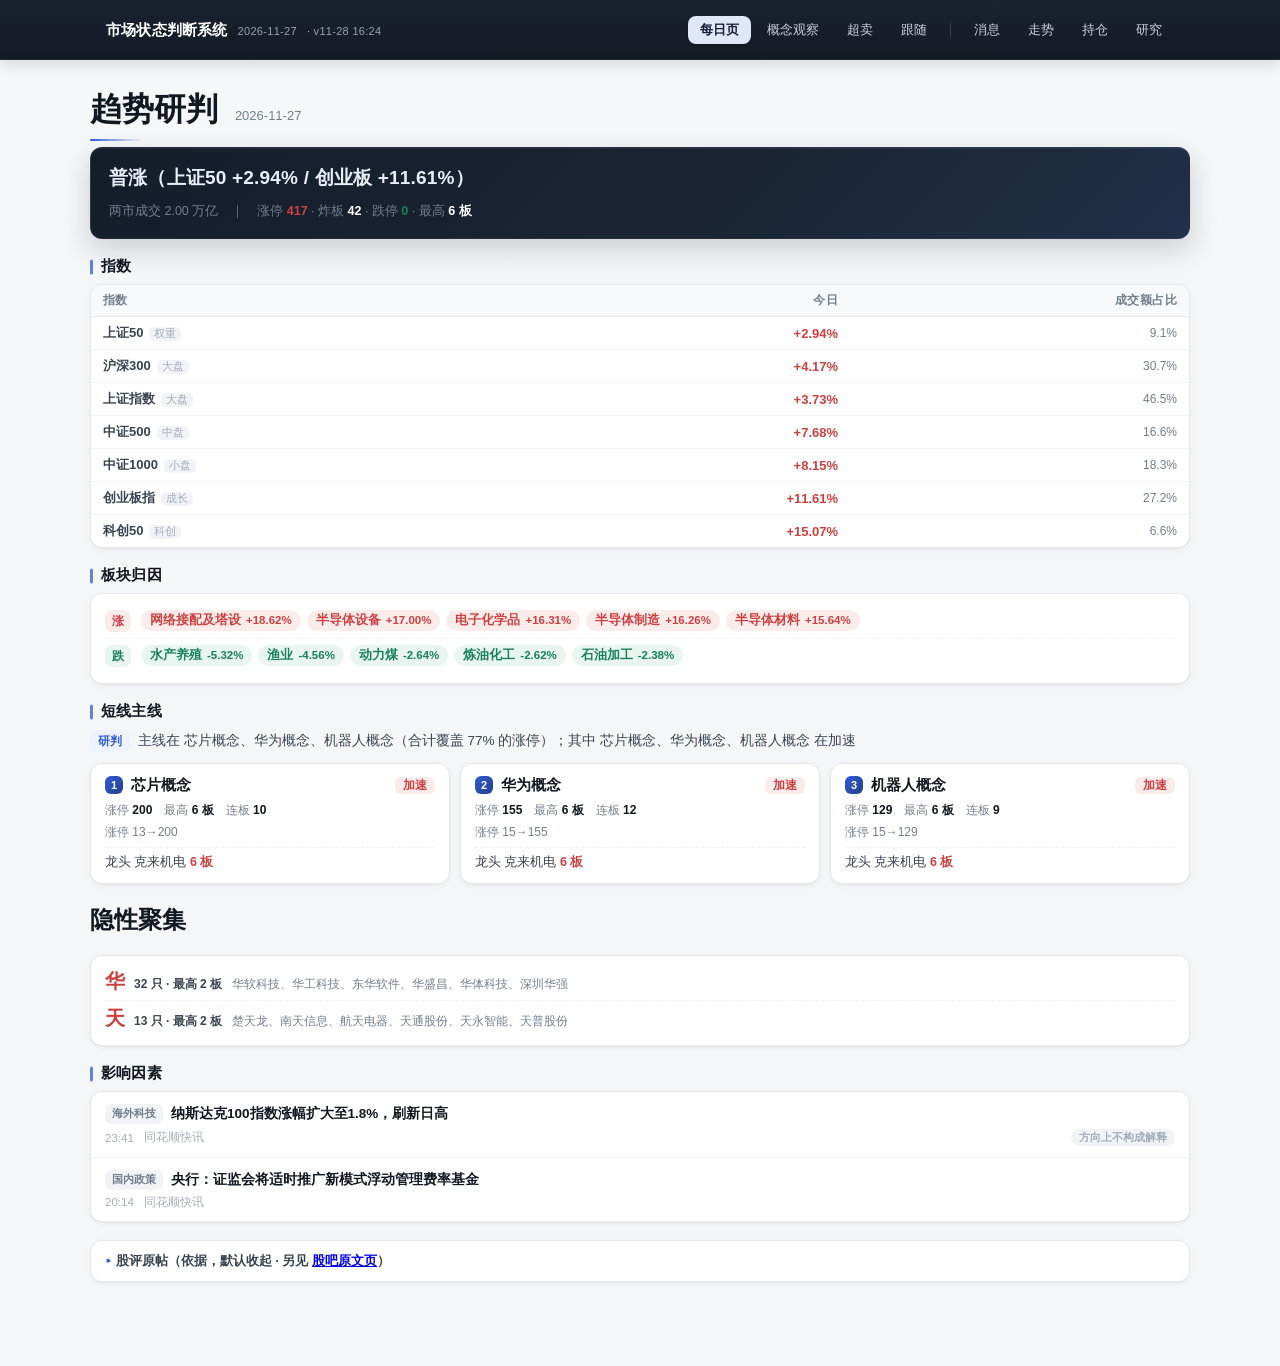
<file: index.html>
<!DOCTYPE html>
<html lang="zh-CN">
<head>
<meta charset="UTF-8">
<meta name="viewport" content="width=device-width, initial-scale=1.0">
<title>市场状态判断系统 · 每日页</title>
<link rel="stylesheet" href="assets/ui.css?v=85030b24">
<link rel="stylesheet" href="assets/mobile.css?v=3631dd02">
<link rel="stylesheet" href="assets/topbar.css?v=7ba4346d">
<link rel="stylesheet" href="assets/trend.css?v=de389128">
<link rel="stylesheet" href="assets/theme.css?v=c136dbfc">
</head>
<body class="trend">

<header class="sitebar">
  <div class="hdr">
    <h1>市场状态判断系统<span id="hdrDate" class="hdr-date"></span><span id="hdrVer" class="hdr-ver"></span></h1>
    <nav>
      <a href="index.html" class="on">每日页</a>
      <a href="sector.html">概念观察</a>
      <a href="boxos.html">超卖</a>
      <a href="boxfol.html">跟随</a>
      <span class="nsep" aria-hidden="true"></span>
      <a href="news.html">消息</a>
      <a href="trend.html">走势</a>
      <a href="position.html">持仓</a>
      <a href="review.html">研究</a>
    </nav>
  </div>
</header>

<div class="wrap">
  <h1>趋势研判 <span class="tdate" id="tDate"></span></h1>

  <!-- ① 今日定性：一句话说清什么涨、什么跌 -->
  <div class="verdict" id="tVerdict">—</div>

  <!-- ② 指数：只今日 -->
  <h2>指数</h2>
  <div class="twrap">
    <table class="tt" id="tIdx">
      <thead><tr><th class="l">指数</th><th>今日</th><th>成交额占比</th></tr></thead>
      <tbody id="tIdxRows"></tbody>
    </table>
  </div>

  <!-- ③ 板块归因：涨的是哪类、跌的是哪类（解释上面那条分化） -->
  <h2>板块归因</h2>
  <div class="attr">
    <div class="arow"><span class="ak up">涨</span><div class="ab" id="tUpB"></div></div>
    <div class="arow"><span class="ak down">跌</span><div class="ab" id="tDnB"></div></div>
  </div>

  <!-- ④ 短线主线：经过研判，最多 3 个 -->
  <h2>短线主线</h2>
  <div class="judge" id="tJudge"></div>
  <div class="mains" id="tMains"></div>

  <!-- ⑤ 隐性聚集：同花顺统计不到的名字炒作，够格才出 -->
  <div id="tHidden"></div>

  <!-- ⑥ 影响因素：宏观级、当天、最多 2 条 -->
  <h2>影响因素</h2>
  <div class="evwrap" id="tEvent"></div>

  <details class="gubabox">
    <summary>股评原帖（依据，默认收起 · 另见 <a href="guba.html">股吧原文页</a>）</summary>
    <div id="tGuba"></div>
  </details>

  <div class="foot">趋势 v2 · 指数与板块＝index_daily / board_tdx_daily；短线＝stock_zt 聚合研判｜ 描述性判断，不预测</div>
</div>

<script src="data/trend.js?v=099ed981"></script>
<script src="assets/comp-trend.js?v=96699594"></script>
<script src="data/version.js?v=e4b6983e"></script>
<script src="assets/navbar.js?v=3c4b60ed"></script>
</body>
</html>
</file>
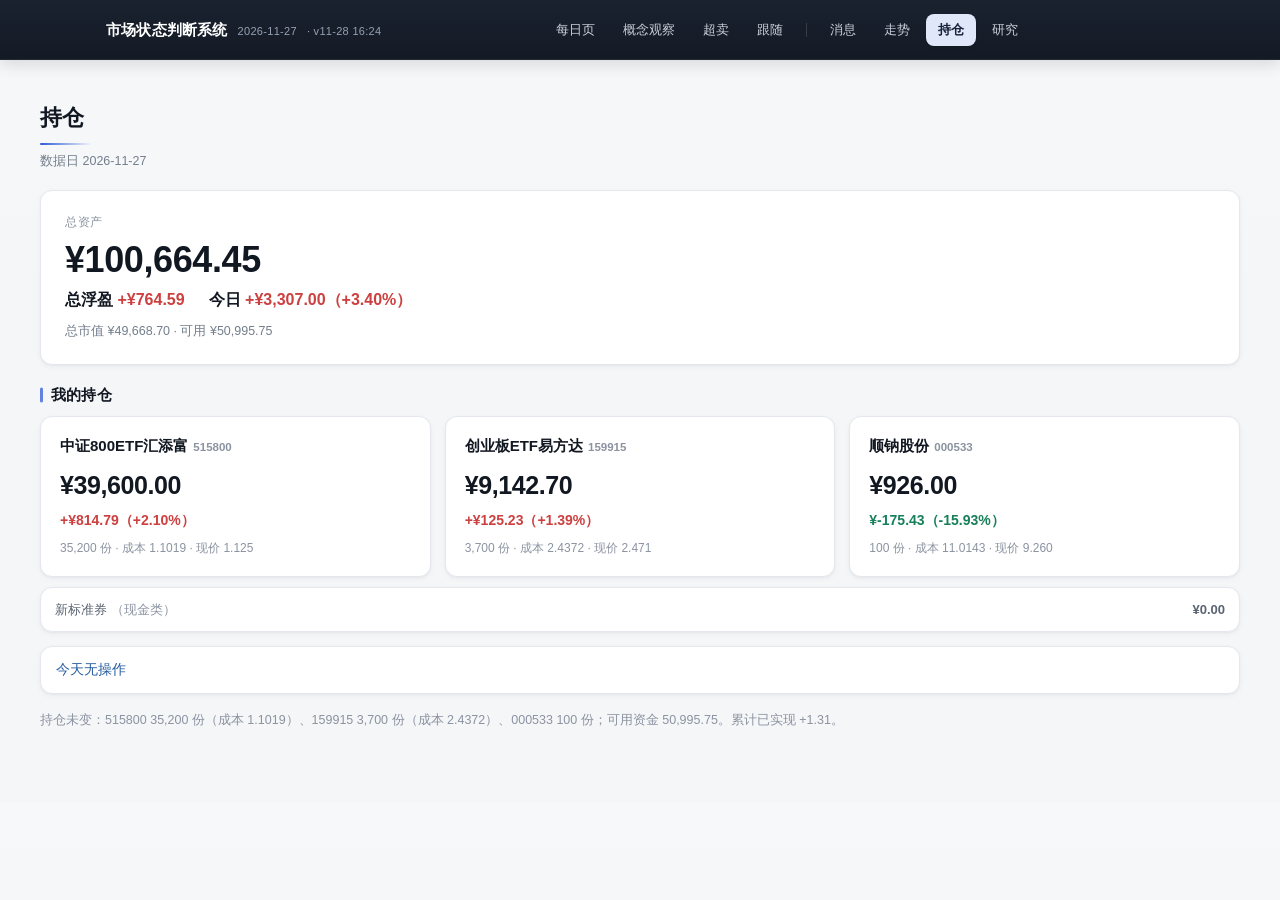
<file: position.html>
﻿<!doctype html>
<html lang="zh-CN">
<head>
<meta charset="utf-8">
<meta name="viewport" content="width=device-width,initial-scale=1">
<title>持仓</title>
<link rel="stylesheet" href="assets/position.css?v=c97d92d8">
<link rel="stylesheet" href="assets/mobile.css?v=3631dd02">
<link rel="stylesheet" href="assets/topbar.css?v=7ba4346d">
<link rel="stylesheet" href="assets/theme.css?v=c136dbfc">
</head>
<body>
<header class="sitebar">
  <div class="hdr">
    <h1>市场状态判断系统<span id="hdrDate" class="hdr-date"></span><span id="hdrVer" class="hdr-ver"></span></h1>
    <nav>
      <a href="index.html">每日页</a>
      <a href="sector.html">概念观察</a>
      <a href="boxos.html">超卖</a>
      <a href="boxfol.html">跟随</a>
      <span class="nsep" aria-hidden="true"></span>
      <a href="news.html">消息</a>
      <a href="trend.html">走势</a>
      <a href="position.html" class="on">持仓</a>
      <a href="review.html">研究</a>
    </nav>
  </div>
</header>
<div class="wrap">
  <h1>持仓</h1>
  <div class="sub" id="meta">—</div>

  <section class="hero">
    <div class="label">总资产</div>
    <div class="big" id="assets">—</div>
    <div class="row2"><span id="pnl">—</span><span id="today">—</span></div>
    <div class="hint" id="hint">—</div>
  </section>

  <h2>我的持仓</h2>
  <div class="holdings" id="holdings"></div>
  <div class="bond" id="bond"></div>

  <div class="action" id="action"></div>

  <p class="note" id="note"></p>
</div>
<script src="data/position.js?v=865ceb07"></script>
<script src="assets/comppos.js?v=665d5310"></script>
<script src="data/version.js?v=e4b6983e"></script>
<script src="assets/navbar.js?v=3c4b60ed"></script>
</body>
</html>
</file>
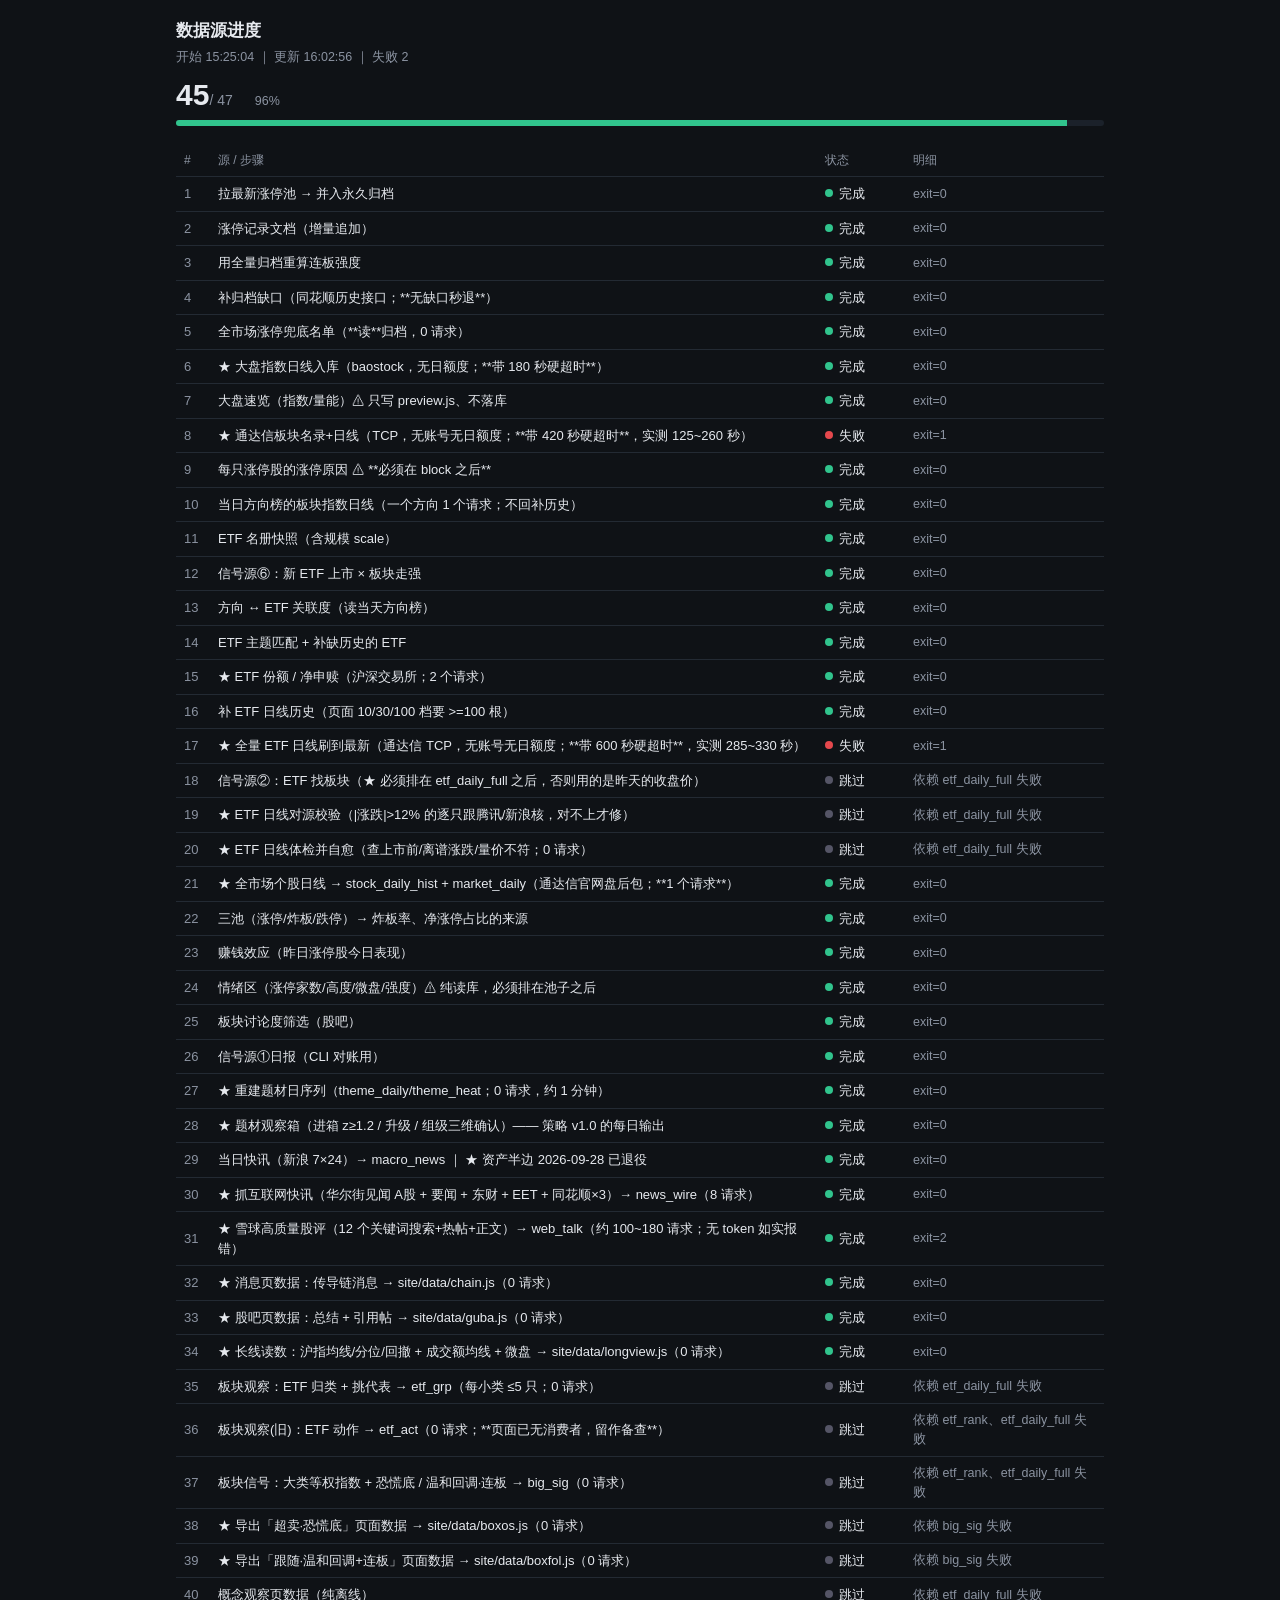
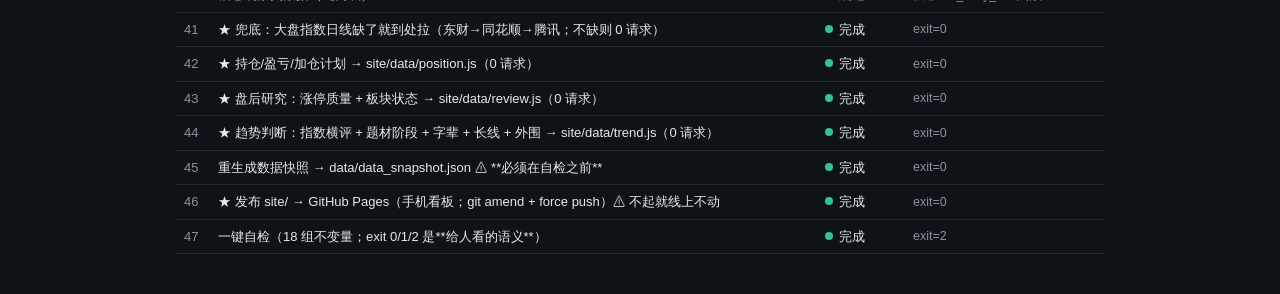
<file: progress.html>
﻿<!DOCTYPE html>
<html lang="zh-CN">
<head>
<meta charset="utf-8">
<meta name="viewport" content="width=device-width,initial-scale=1">
<title>数据源进度</title>
<style>
  /* 只看进度：不解释、不加功能、不修饰 */
  :root{--bg:#0f1216;--fg:#e6e9ee;--dim:#8b93a1;--line:#232a33;--ok:#31c48d;--run:#f0b429;--bad:#e5484d;--idle:#39414d}
  *{box-sizing:border-box}
  body{margin:0;background:var(--bg);color:var(--fg);font:14px/1.5 -apple-system,"Segoe UI","Microsoft YaHei",sans-serif}
  .wrap{max-width:960px;margin:0 auto;padding:18px 16px 40px}
  h1{font-size:17px;margin:0 0 4px}
  .sub{color:var(--dim);font-size:12.5px;font-variant-numeric:tabular-nums}
  .top{display:flex;gap:22px;align-items:flex-end;flex-wrap:wrap;margin:14px 0 10px}
  .big{font-size:30px;font-weight:700;font-variant-numeric:tabular-nums;line-height:1}
  .big span{font-size:14px;color:var(--dim);font-weight:400}
  .bar{height:6px;background:#1b212a;border-radius:3px;overflow:hidden;margin:10px 0 18px}
  .bar>i{display:block;height:100%;background:var(--ok);width:0;transition:width .4s}
  .cur{background:#161b22;border:1px solid var(--line);border-radius:8px;padding:12px 14px;margin-bottom:18px}
  .cur .lbl{font-size:13px;color:var(--dim);margin-bottom:6px}
  .cur .num{font-size:22px;font-weight:700;font-variant-numeric:tabular-nums}
  .cur .num small{font-size:13px;color:var(--dim);font-weight:400}
  .cur .bar{margin:8px 0 0}
  .cur .bar>i{background:var(--run)}
  .cur .det{font-size:12.5px;color:var(--dim);margin-top:6px;font-variant-numeric:tabular-nums}
  table{width:100%;border-collapse:collapse;font-variant-numeric:tabular-nums}
  th,td{text-align:left;padding:7px 8px;border-bottom:1px solid var(--line);font-size:13px}
  th{color:var(--dim);font-weight:500;font-size:12px;position:sticky;top:0;background:var(--bg)}
  td.i{color:var(--dim);width:34px}
  td.st{width:88px}
  .dot{display:inline-block;width:8px;height:8px;border-radius:50%;margin-right:6px;vertical-align:1px;background:var(--idle)}
  .done .dot{background:var(--ok)} .running .dot{background:var(--run)} .fail .dot{background:var(--bad)}
  .skip .dot{background:#556}
  tr.running{background:#161b22}
  tr.running td{color:#fff}
  td.det{color:var(--dim);font-size:12.5px}
  .empty{color:var(--dim);padding:30px 0;text-align:center}
</style>
</head>
<body>
<div class="wrap">
  <h1>数据源进度</h1>
  <div class="sub" id="meta">…</div>

  <div class="top">
    <div class="big" id="ratio">0<span>/ 0</span></div>
    <div class="sub" id="pct">0%</div>
  </div>
  <div class="bar"><i id="allbar"></i></div>

  <div class="cur" id="curbox" style="display:none">
    <div class="lbl" id="curlabel">当前</div>
    <div class="num" id="curnum">0 <small>/ 0</small></div>
    <div class="bar"><i id="curbar"></i></div>
    <div class="det" id="curdet"></div>
  </div>

  <table>
    <thead><tr><th>#</th><th>源 / 步骤</th><th>状态</th><th>明细</th></tr></thead>
    <tbody id="rows"><tr><td colspan="4" class="empty">等待数据…</td></tr></tbody>
  </table>
</div>

<script>
(function () {
  var ST = { pending: '等待', running: '进行中', done: '完成', fail: '失败', skip: '跳过' };

  function get(url) {
    return fetch(url + '?t=' + Date.now(), { cache: 'no-store' })
      .then(function (r) { return r.ok ? r.json() : null; })
      .catch(function () { return null; });
  }

  function renderMain(d, item) {
    if (!d || !d.steps) {
      document.getElementById('meta').textContent = '还没有进度数据（跑一次 run_daily 就会写）';
      return;
    }
    var steps = d.steps, total = d.total || steps.length;
    var done = steps.filter(function (s) {
      return s.state === 'done' || s.state === 'skip';
    }).length;
    var run = steps.filter(function (s) { return s.state === 'running'; }).length;
    var fail = steps.filter(function (s) { return s.state === 'fail'; }).length;

    document.getElementById('meta').textContent =
      '开始 ' + (d.started || '—') + ' ｜ 更新 ' + (d.updated || '—') +
      (d.finished ? ' ｜ 结束 ' + d.finished : '') +
      ' ｜ 失败 ' + fail;
    document.getElementById('ratio').innerHTML = done + '<span>/ ' + total + '</span>';
    var pct = total ? Math.round(done * 100 / total) : 0;
    document.getElementById('pct').textContent = pct + '%' + (run ? '（' + run + ' 个进行中）' : '');
    document.getElementById('allbar').style.width = pct + '%';

    // 当前源的内部进度（取数脚本写的）
    var box = document.getElementById('curbox');
    if (item && item.label && (item.total || 0) > 0) {
      box.style.display = 'block';
      document.getElementById('curlabel').textContent = item.label;
      document.getElementById('curnum').innerHTML =
        (item.done || 0) + ' <small>/ ' + item.total + '</small>';
      document.getElementById('curbar').style.width = (item.pct || 0) + '%';
      document.getElementById('curdet').textContent =
        (item.detail || '') + ' ｜ ' + (item.pct || 0) + '%';
    } else {
      box.style.display = 'none';
    }

    var html = '';
    for (var i = 0; i < steps.length; i++) {
      var s = steps[i], k = s.state || 'pending';
      html += '<tr class="' + k + '">' +
        '<td class="i">' + (s.i || i + 1) + '</td>' +
        '<td>' + esc(s.what || s.id || '') + '</td>' +
        '<td class="st"><span class="dot"></span>' + (ST[k] || k) + '</td>' +
        '<td class="det">' + esc(s.detail || '') + '</td></tr>';
    }
    document.getElementById('rows').innerHTML = html;
  }

  function esc(s) {
    return String(s == null ? '' : s).replace(/[&<>"]/g, function (c) {
      return { '&': '&amp;', '<': '&lt;', '>': '&gt;', '"': '&quot;' }[c];
    });
  }

  function tick() {
    Promise.all([get('data/progress.json'), get('data/progress_item.json')])
      .then(function (r) { renderMain(r[0], r[1]); });
  }
  tick();
  setInterval(tick, 2000);      // 2 秒一刷，够用
})();
</script>
</body>
</html>
</file>
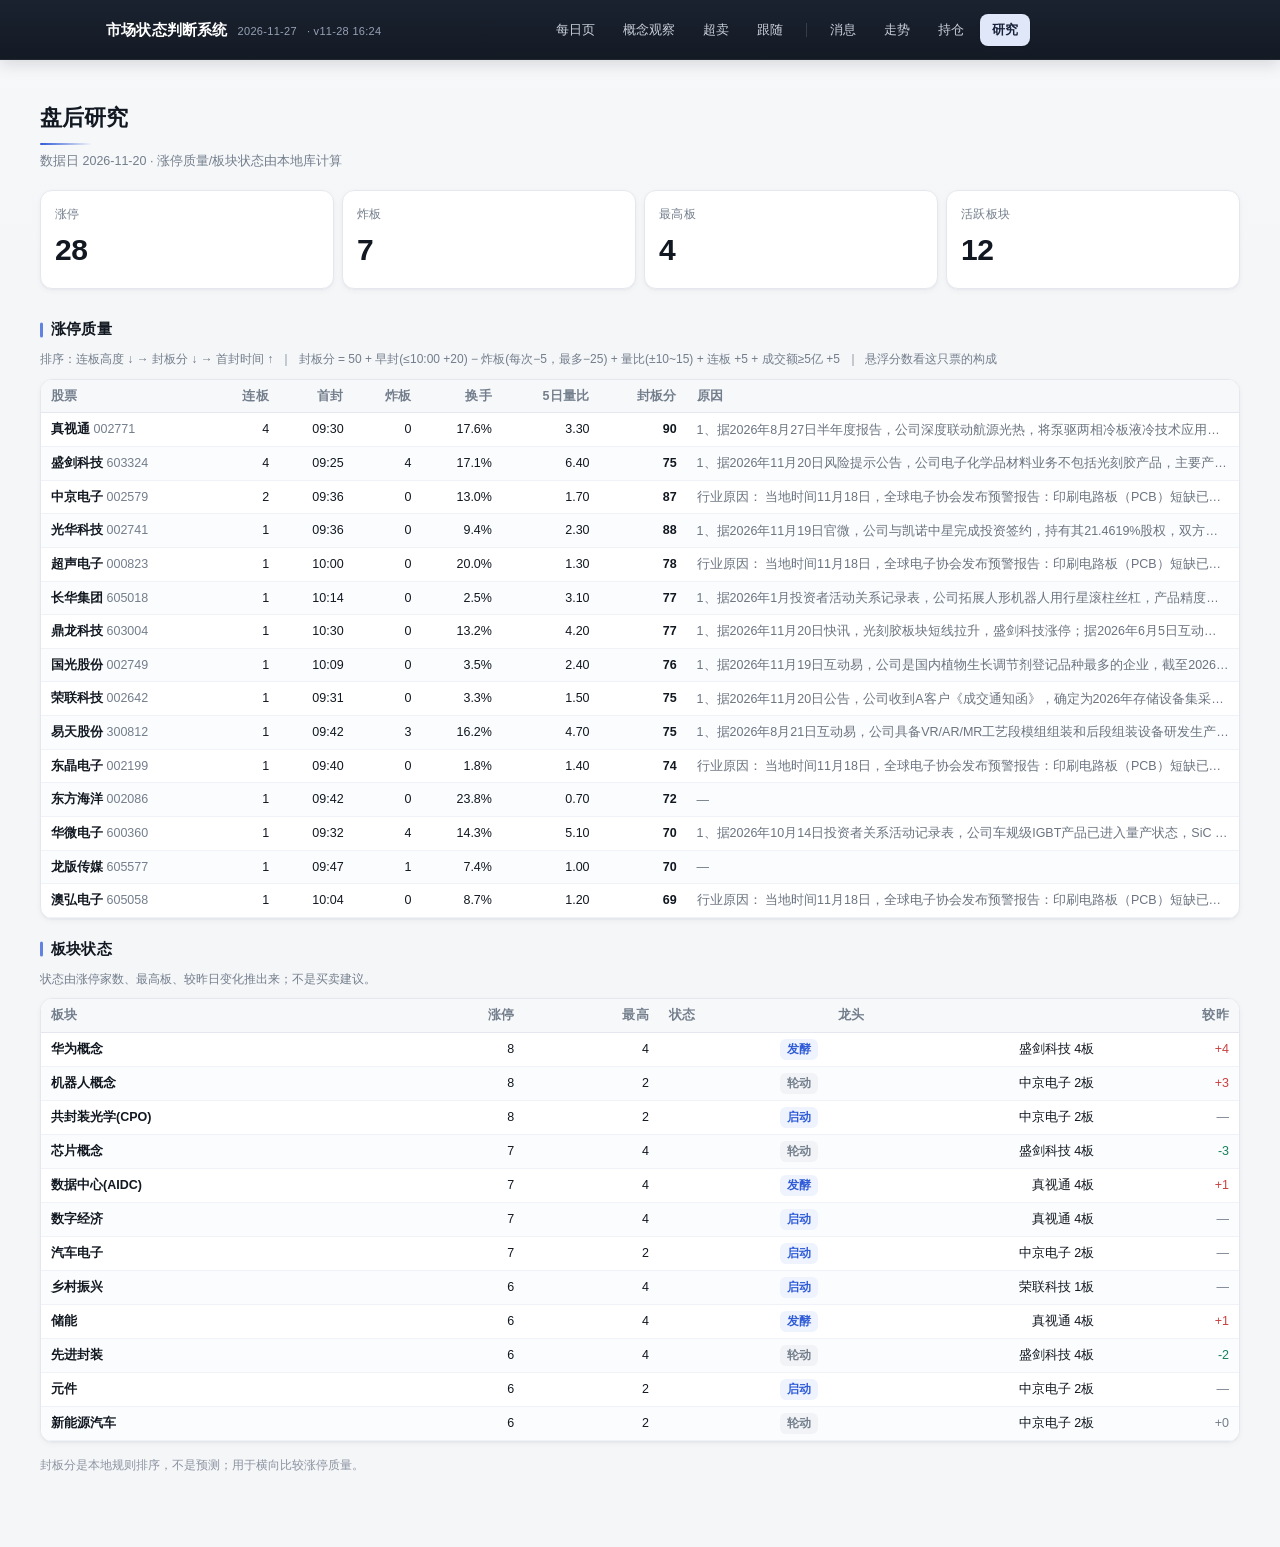
<file: review.html>
﻿<!doctype html>
<html lang="zh-CN">
<head>
<meta charset="utf-8">
<meta name="viewport" content="width=device-width,initial-scale=1">
<title>盘后研究</title>
<link rel="stylesheet" href="assets/review.css?v=978e5338">
<link rel="stylesheet" href="assets/mobile.css?v=3631dd02">
<link rel="stylesheet" href="assets/topbar.css?v=7ba4346d">
<link rel="stylesheet" href="assets/theme.css?v=1ea35f4f">

</head>
<body>
<header class="sitebar">
  <div class="hdr">
    <h1>市场状态判断系统<span id="hdrDate" class="hdr-date"></span><span id="hdrVer" class="hdr-ver"></span></h1>
    <nav>
      <a href="index.html">每日页</a>
      <a href="sector.html">概念观察</a>
      <a href="boxos.html">超卖</a>
      <a href="boxfol.html">跟随</a>
      <span class="nsep" aria-hidden="true"></span>
      <a href="news.html">消息</a>
      <a href="trend.html">走势</a>
      <a href="position.html">持仓</a>
      <a href="review.html" class="on">研究</a>
    </nav>
  </div>
</header>
<div class="wrap">
  <h1>盘后研究</h1>
  <div class="sub" id="meta">—</div>

  <div class="cards" id="cards"></div>

  <h2>涨停质量</h2>
  <div class="hint">排序：连板高度 ↓ → 封板分 ↓ → 首封时间 ↑&nbsp;&nbsp;｜&nbsp;&nbsp;封板分 = 50 + 早封(≤10:00 +20) − 炸板(每次−5，最多−25) + 量比(±10~15) + 连板 +5 + 成交额≥5亿 +5&nbsp;&nbsp;｜&nbsp;&nbsp;悬浮分数看这只票的构成</div>
  <div class="tablewrap"><table id="qualityTable">
    <thead><tr><th>股票</th><th>连板</th><th>首封</th><th>炸板</th><th>换手</th><th>5日量比</th><th>封板分</th><th class="lead">原因</th></tr></thead>
    <tbody id="qualityRows"></tbody>
  </table></div>
  <div class="rcards" id="qualityCards" style="padding:0 14px"></div>

  <h2>板块状态</h2>
  <div class="hint">状态由涨停家数、最高板、较昨日变化推出来；不是买卖建议。</div>
  <div class="tablewrap"><table id="stateTable">
    <thead><tr><th>板块</th><th>涨停</th><th>最高</th><th class="lead">状态</th><th class="lead">龙头</th><th>较昨</th></tr></thead>
    <tbody id="stateRows"></tbody>
  </table></div>
  <div class="rcards" id="stateCards" style="padding:0 14px"></div>

  <p class="note" id="note"></p>
</div>
<script src="data/review.js?v=44f967b6"></script>
<script src="assets/compreview.js?v=89b64c72"></script>
<script src="data/version.js?v=46195b2b"></script>
<script src="assets/navbar.js?v=3c4b60ed"></script>
</body>
</html>
</file>
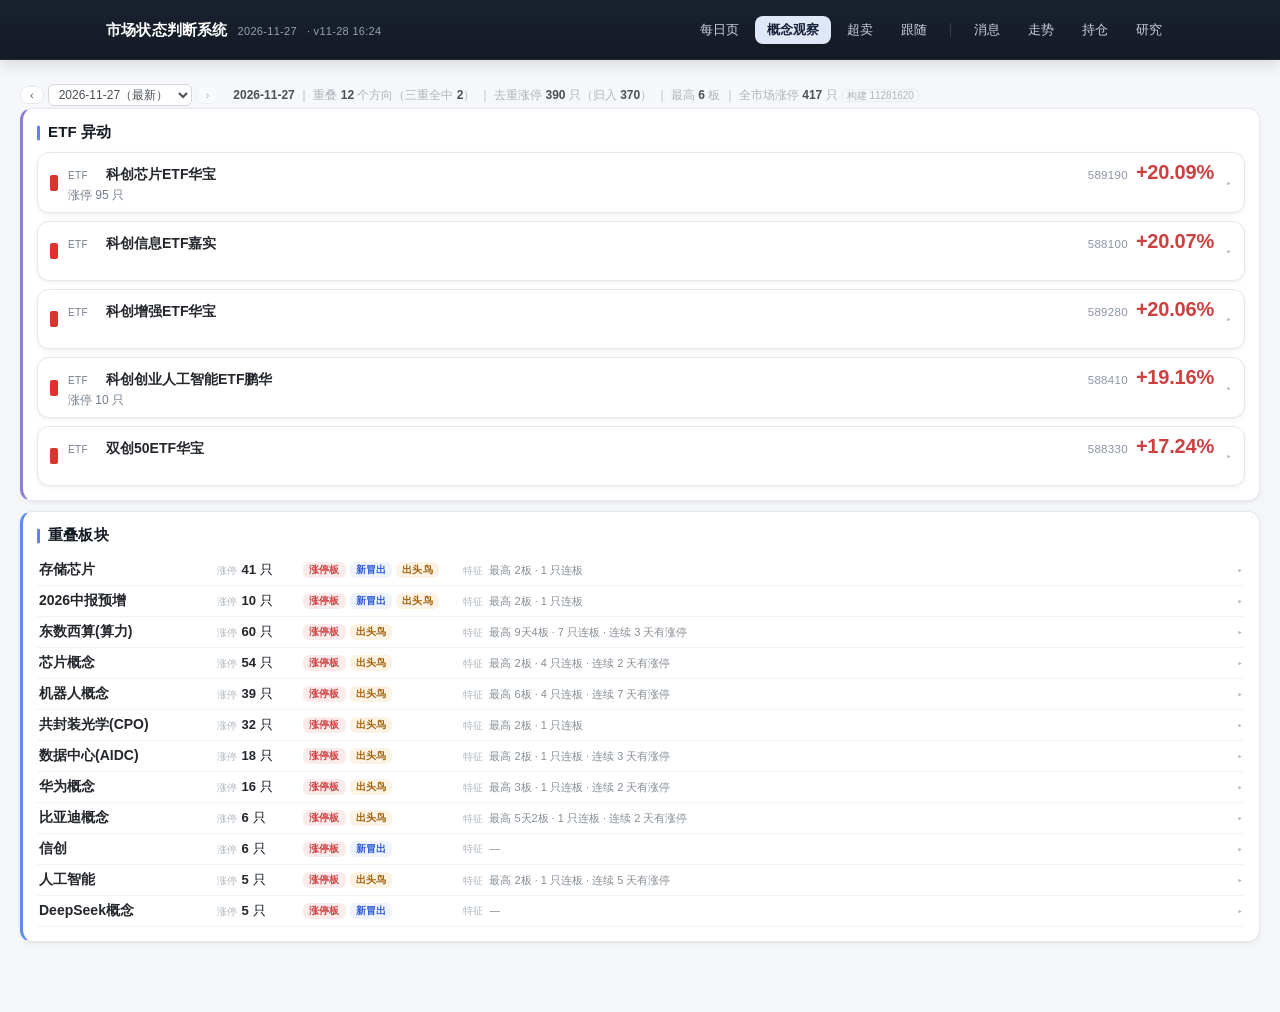
<file: sector.html>
<!DOCTYPE html>
<html lang="zh-CN">
<head>
<meta charset="UTF-8">
<meta name="viewport" content="width=device-width, initial-scale=1.0">
<title>市场状态判断系统 · 概念观察</title>
<link rel="stylesheet" href="assets/ui.css?v=85030b24">
<!-- ★ 2026-09-30 手机适配层（小米/HyperOS 观感 ＋ 小米浏览器已知坑）：见 assets/mobile.css 头部说明。
     ⚠ 必须排在 ui.css **之后**（同特异性下后者胜）；桌面规则一律在媒体查询里，不受影响。 -->
<link rel="stylesheet" href="assets/mobile.css?v=3631dd02">
<link rel="stylesheet" href="assets/topbar.css?v=7ba4346d">
<link rel="stylesheet" href="assets/theme.css?v=1ea35f4f">
</head>
<body>

<header class="sitebar">
  <div class="hdr">
    <h1>市场状态判断系统<span id="hdrDate" class="hdr-date"></span><span id="hdrVer" class="hdr-ver"></span></h1>
    <nav>
      <a href="index.html">每日页</a>
      <a href="sector.html" class="on">概念观察</a>
      <a href="boxos.html">超卖</a>
      <a href="boxfol.html">跟随</a>
      <span class="nsep" aria-hidden="true"></span>
      <a href="news.html">消息</a>
      <a href="trend.html">走势</a>
      <a href="position.html">持仓</a>
      <a href="review.html">研究</a>
    </nav>
  </div>
</header>

<div class="wrap">
  <!-- **页头**：日期切换 + 当日总览（一眼得到"今天是什么日子"）。
       2026-09-16 用户："只有观察区做的好，保留观察区，放在最上面。其他的给我重构或者删除。"
       ＋（对起爆雷达/榜外涨停股）"这些不要了。" —— 那两块已删：起爆名单每日页有，
       榜外涨停股仍在 `report_block.py` 里查得到，只是不再铺在页面上。 -->
  <!-- ★ 2026-09-22：这里原来是 `<div class="card"><h2>板块观察 · …</h2>…</div>` ——
       用户："把板块观察里面**板块观察那一个没用内容的框**删除"。
       ⚠ 但**日期切换器装在里面**（‹ 日期 ›，翻历史某天用），不能跟着删；
       用户选的方案是「**去掉卡壳，日期切换器留成一行**」。
       → 卡壳与「板块观察」这个标题（与页面名重复）去掉，内容改成页头下的一行。 -->
  <div class="dayline">
    <span class="daybar">
      <button class="mini" id="sPrev" title="前一交易日">‹</button>
      <select id="sDay"></select>
      <button class="mini" id="sNext" title="后一交易日">›</button>
    </span>
    <span class="phline" id="sHead"></span>
  </div>
  <div class="warnbox" id="sDayWarn"></div>
  <div class="srcnote" id="sNote"></div>

  <!-- ⚠ **「观察区」卡 2026-09-22 已删**（用户："还有观察区删除"）。
       连带：`comp-sector.js` 里那两行渲染加了 `el()` 存在性判断 ——
       `el()` 是 `document.getElementById` 且**没有 null 保护**，直接删卡会让整个渲染抛 TypeError。
       ⚠ 用户圈定的清单**仍在 localStorage 里**（`load()` 没动），也在 `S.observe` 数据里；
       只是页面上不再有那一块。要恢复：把这张卡加回来即可。 -->

  <!-- 3 ② ETF 异动 → 板块（**一个主题一行，两段**：上面＝最强的那只 ETF，下面＝它指的板块） -->
  <div class="card card--sig">
    <h2>ETF 异动</h2>
    <div id="sE"></div>
  </div>

  <!-- ★★★ 2026-11-11 用户改口径（原话）：
       「概念观察的涨停板和新冒出和出头鸟和新etf上新都去掉，替换成一个新框架，
         显示内容为涨停板和新冒出和出头鸟的重叠板块。」
       → 原来四张卡（涨停板 / 新冒出 / 出头鸟 / 新ETF上新）**已删**，只剩这一张。
       → 判据、排序、计数全在导出侧 `export_sector.overlap_boards()`（唯一实现），
         页面只摆结果，**不在这里重算一遍**。
       → 数据仍在 `S.hits` / `S.newcomers` / `S.leaders_by_board` / `S.new_etf` 里
         （点开弹窗看涨停票要用、自检第 17 组要用），只是不再各自占一张卡。 -->
  <div class="card card--ovl">
    <h2>重叠板块 <span class="ph">涨停板 × 新冒出 × 出头鸟 · 命中 ≥2 个才算重叠</span></h2>
    <div id="sOvl"></div>
  </div>

  <div class="foot">板块观察 v0.1 · 数据＝同花顺涨停聚类本地库（data/market.db）｜纯素材，不预测、不指导</div></div>

<!-- 明细小窗口（2026-09-16：**所有"点开"都弹它**，不再原地折叠展开 —— 用户："点击展开的是要额外
     弹出来一个页面，而不是折叠展开。点开可以展示今日涨停的票，但是仅仅展示，再带个属性，
     比如连扳多少板或者几天几板，就足够了，别说一堆废话。"） -->
<div class="modal" id="sxModal">
  <div class="mback" data-sxclose="1"></div>
  <div class="mpanel">
    <div class="mhead">
      <span id="sxMTitle"></span>
      <span class="mclose" data-sxclose="1" title="关闭（Esc）">✕</span>
    </div>
    <div class="mbody" id="sxMBody"></div>
  </div>
</div>

<!-- ETF 走势小窗口（2026-09-15 用户："我点击展开的信息修改成一个悬空的折线图，是这个etf近10天，30天，100天的走势，
     是交易日的。跟情绪区一样可以切换。"）：点观察区那张卡 → 悬空折线图，面板右上角切 10/30/100 个交易日 -->
<div class="modal" id="etfModal">
  <div class="mback" data-etfclose="1"></div>
  <div class="mpanel">
    <div class="mhead">
      <span id="etfMTitle"></span>
      <span class="seg seg-s" id="etfMSeg">
        <button id="etf-s-10" data-etfn="10" class="on">10</button><button id="etf-s-30" data-etfn="30">30</button><button id="etf-s-100" data-etfn="100">100</button>
      </span>
      <span class="mclose" data-etfclose="1" title="关闭（Esc）">✕</span>
    </div>
    <div class="mbody" id="etfMBody"></div>
  </div>
</div>

<script src="assets/echarts.min.js?v=b91b9de4"></script>
<script src="data/sector.js?v=5186df10"></script>
<script src="assets/comp-sector.js?v=15cd4836"></script>
<!-- ★ 2026-09-30 手机端：把原生 `<select>` 换成**可控的小米风格下拉** ——
     ⚠ **零改动页面 JS**：原生 select 仍是状态源，脚本只读它的 options/value、选完派发 change。
     只作用在 ≤680px（桌面由 CSS 决定不显示），见 assets/m-select.js 头部说明。 -->
<script src="assets/m-select.js?v=6b806db2"></script>
<script src="data/version.js?v=46195b2b"></script>
<script src="assets/navbar.js?v=3c4b60ed"></script>
</body>
</html>
</file>
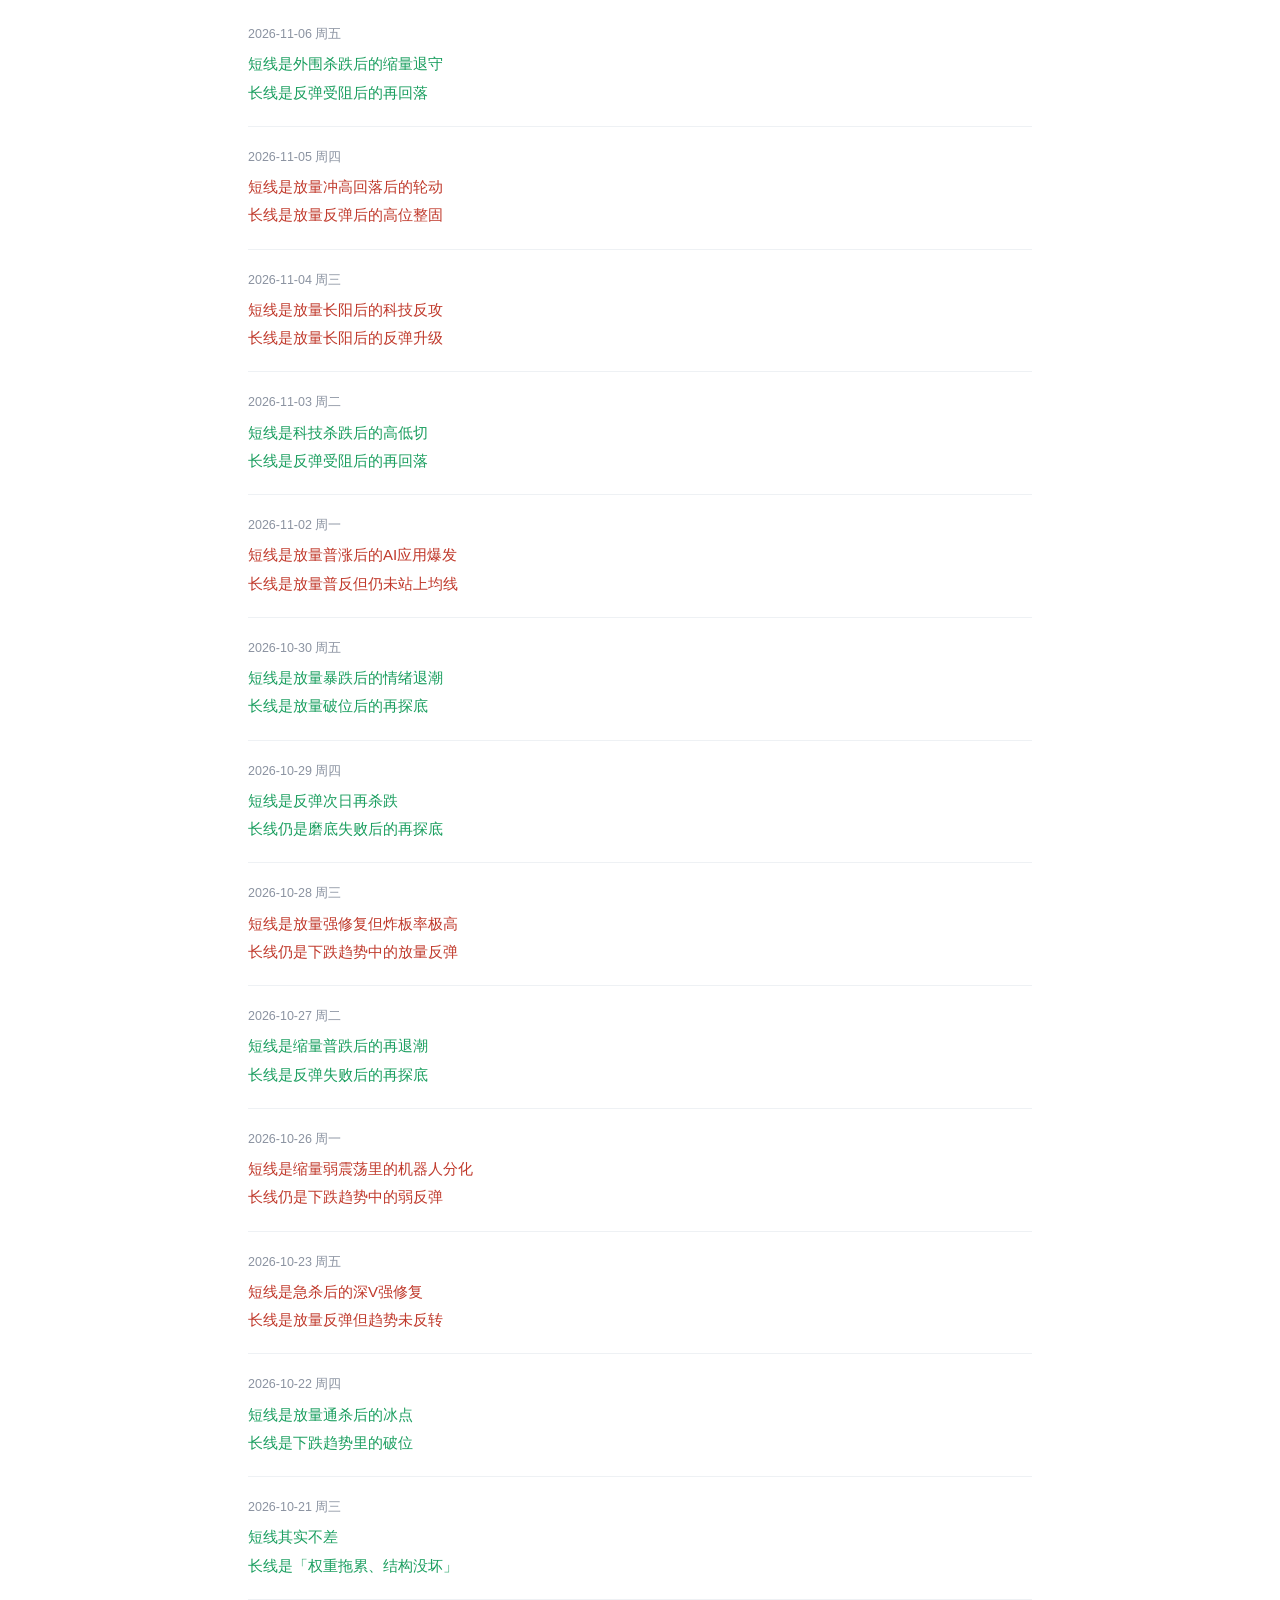
<file: timeline.html>
﻿<!doctype html>
<html lang="zh-CN">
<head>
<meta charset="utf-8">
<meta name="viewport" content="width=device-width,initial-scale=1">
<title>时间轴</title>
<link rel="stylesheet" href="assets/tlpage.css?v=a2cd4ad1">
<link rel="stylesheet" href="assets/mobile.css?v=2db07b84">
</head>
<body>
<div class="wrap">
  <div class="tl" id="view"></div>
</div>
<script src="data/timeline.js?v=27959d42"></script>
<script src="assets/comptl.js?v=6bf96bb9"></script>
</body>
</html>
</file>
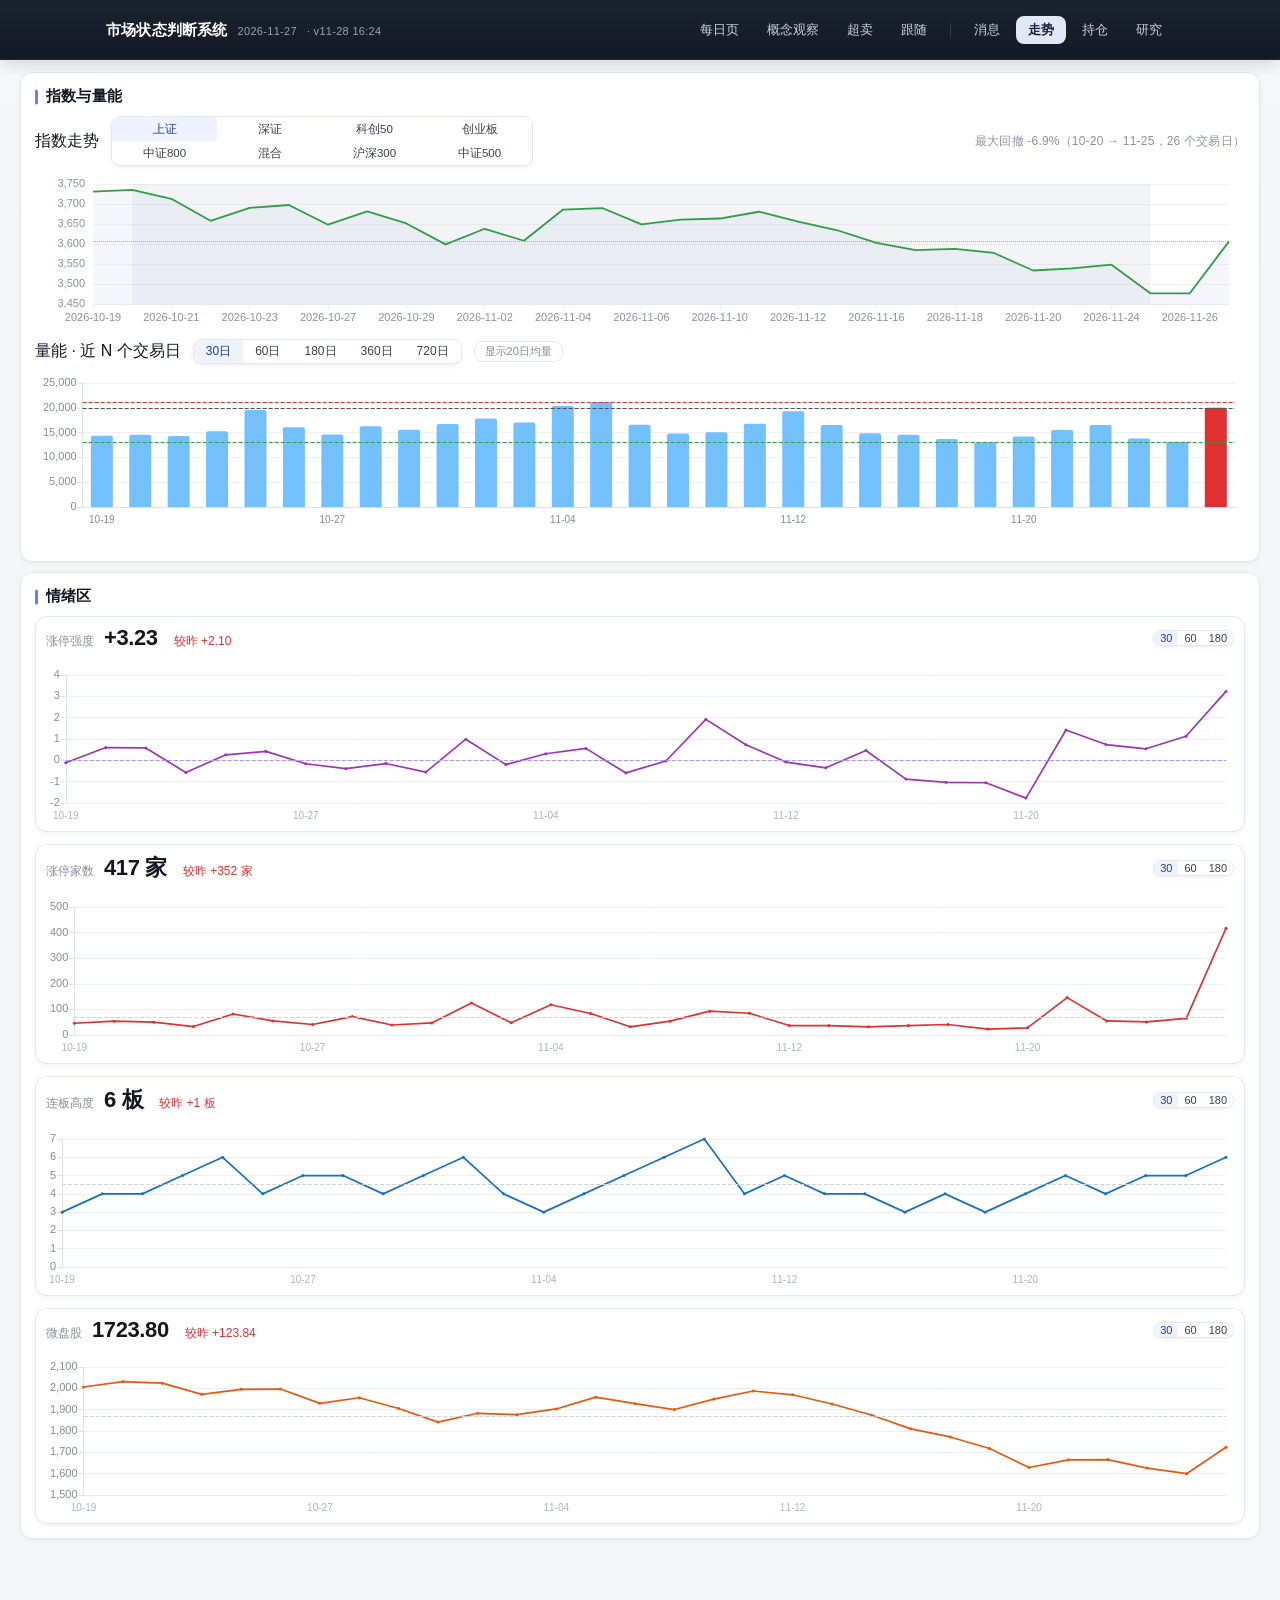
<file: trend.html>
﻿<!DOCTYPE html>
<html lang="zh-CN">
<head>
<meta charset="UTF-8">
<meta name="viewport" content="width=device-width, initial-scale=1.0">
<title>市场状态判断系统 · 走势</title>
<link rel="stylesheet" href="assets/ui.css?v=85030b24">
<!-- ★ 2026-09-30 手机适配层（小米/HyperOS 观感 ＋ 小米浏览器已知坑）：见 assets/mobile.css 头部说明。
     ⚠ 必须排在 ui.css **之后**（同特异性下后者胜）；桌面规则一律在媒体查询里，不受影响。 -->
<link rel="stylesheet" href="assets/mobile.css?v=3631dd02">
<link rel="stylesheet" href="assets/topbar.css?v=7ba4346d">
<link rel="stylesheet" href="assets/theme.css?v=c136dbfc">
<style>
/* 2026-11-14 内容互换：上证指数 / 创业板 / 两市成交 三块 KPI 已移到「每日页」的趋势研判，
   这里只保留图表。DOM 保留是因为 comp-overview.js 仍会往这些 id 写值 —— 删元素会抛错。 */
body.daily .ov{display:none}
</style>

</head>
<body class="daily">

<header class="sitebar">
  <div class="hdr">
    <h1>市场状态判断系统<span id="hdrDate" class="hdr-date"></span><span id="hdrVer" class="hdr-ver"></span></h1>
    <nav>
      <a href="index.html">每日页</a>
      <a href="sector.html">概念观察</a>
      <a href="boxos.html">超卖</a>
      <a href="boxfol.html">跟随</a>
      <span class="nsep" aria-hidden="true"></span>
      <a href="news.html">消息</a>
      <a href="trend.html" class="on">走势</a>
      <a href="position.html">持仓</a>
      <a href="review.html">研究</a>
    </nav>
  </div>
</header>

<div class="wrap">
  <!-- ⚠ **「今日提醒」卡 2026-09-17 已删除**（用户："主页的这个不要了，没什么参考意义。"）。
       删掉的是：卡片本体 `#alBrief`、提醒小窗口 `#alModal`、内联 `window.ALERT_MODE="daily"`、
       以及 `data/alerts.js` + `assets/comp-alerts.js` 两个引入。
       ⚠ **`comp-alerts.js` 本身保留**：外围宏观页 `macro.html` 还在用它（`ALERT_MODE="macro"`
       → `#alRisk`「对 A 股的影响」），删文件会连带把那页弄坏。
       ⚠ 起爆/风险的**数据仍照常导出**（`export_alerts.py` 进 `alerts.js`），只是每日页不再显示 ——
       哪天想要回来，把这几行加回即可。 -->

  

  <!-- 1 今日速览（大盘速览组件） -->
  <div class="card">
    <h2>指数与量能 <span class="ph" id="ovDate"></span></h2>
    <!-- 旧数据不许伪装成今天：最新交易日没取到时，这里明写"下面是哪天的数" -->
    <div class="warnbox" id="ovStale" style="display:none"></div>
    <div class="ov" id="ov">
      <div class="blk"><span class="nm" id="i0-nm"></span><span class="big" id="i0-chg"></span><span class="sub" id="i0-pt"></span></div>
      <div class="blk"><span class="nm" id="i1-nm"></span><span class="big" id="i1-chg"></span><span class="sub" id="i1-pt"></span></div>
      <div class="blk volblk"><span class="nm">两市成交</span><span class="big" id="tv"></span><span class="sub" id="tv-chg"></span><span class="vlab" id="tv-lab"></span></div>
    </div>
    <!-- ★★★ 2026-10-12（用户：「**每日页的上证指数和深证指数的图换一种显示，用一幅图，
         上面是一排按钮，分别是上证，深证，科创50，创业板**」）——
      原来那两条微型走势（`#i0-spark` / `#i1-spark`）撤掉，换成**一张可切换指数的图**。
      ⚠ 按钮**不写死在这里** —— 由 `preview.js` 的 `idx_pick` 生成；
        写死的按钮表和导出侧必然漂移（本项目栽过"同一件事两处实现"）。 -->
    <div class="volhd">指数走势
      <span class="seg" id="idxSeg"></span>
      <!-- ★ 2026-10-20（用户：「每日页的四个指数在对应区间标注最大回撤」）——
           当前指数 × 当前区间内的最大回撤，文字写在按钮行右边（`draw()` 里更新）。
           ⚠ 内容由 JS 写，这里**留空**；不要写死数字，否则换指数/换档位就漂移。 -->
      <span id="idxDD"></span>
    </div>
    <div id="idxChart"></div>
    <div class="warnbox" id="ovWarn"></div>
    <div class="volhd">量能 · 近 N 个交易日
      <span class="seg" id="volSeg">
        <button id="vg-30" data-vol="30" data-n="30" class="on">30日</button><button id="vg-60" data-vol="60" data-n="60">60日</button><button id="vg-180" data-vol="180" data-n="180">180日</button><button id="vg-360" data-vol="360" data-n="360">360日</button><button id="vg-720" data-vol="720" data-n="720">720日</button>
      </span>
      <span class="tgl" id="volMaTgl">显示20日均量</span>
    </div>
    <div id="volChart"></div>
    <!-- 当前尺度里"今天在什么位置"（2026-09-15 用户要求：标出最高/最低量能 + 今天处在什么位置） -->
    <div class="volpos" id="volPos"></div>
    <div class="srcnote" id="srcNote"></div>
    <div class="chk" id="ovChk"></div>
  </div>

  <!-- 2 情绪区（情绪区组件） -->
  <div class="card">
    <!-- 档位 30/60/180 从卡头挪到**每个子图的右上角**、各自管理（2026-09-15 用户：
         "30/60/180放在每个子图的右上角，单独管理。"）——四个图的历史长度不一样（微盘股 180 天、
         强度 163 天…），想看哪个就看哪个，不用四个一起跟着换。 -->
    <h2>情绪区</h2>
    <div class="emogrid">
      <div class="emo">
        <div class="top"><span class="t">涨停强度</span><span class="n" id="v-score"></span><span class="d" id="d-score"></span>
          <span class="seg seg-s"><button id="sg-score-30" data-seg="score" data-n="30" class="on">30</button><button id="sg-score-60" data-seg="score" data-n="60">60</button><button id="sg-score-180" data-seg="score" data-n="180">180</button></span>
        </div>
        <div class="hint" id="h-score"></div>
        <div class="spark2" id="c-score"></div>
        <div class="sub2" id="s-score"></div>
      </div>
      <div class="emo">
        <div class="top"><span class="t">涨停家数</span><span class="n" id="v-zt"></span><span class="d" id="d-zt"></span>
          <span class="seg seg-s"><button id="sg-zt-30" data-seg="zt" data-n="30" class="on">30</button><button id="sg-zt-60" data-seg="zt" data-n="60">60</button><button id="sg-zt-180" data-seg="zt" data-n="180">180</button></span>
        </div>
        <div class="hint" id="h-zt"></div>
        <div class="spark2" id="c-zt"></div>
        <div class="sub2" id="s-zt"></div>
      </div>
      <div class="emo">
        <div class="top"><span class="t">连板高度</span><span class="n" id="v-height"></span><span class="d" id="d-height"></span>
          <span class="seg seg-s"><button id="sg-height-30" data-seg="height" data-n="30" class="on">30</button><button id="sg-height-60" data-seg="height" data-n="60">60</button><button id="sg-height-180" data-seg="height" data-n="180">180</button></span>
        </div>
        <div class="hint" id="h-height"></div>
        <div class="spark2" id="c-height"></div>
        <div class="sub2" id="s-height"></div>
      </div>
      <div class="emo">
        <div class="top"><span class="t">微盘股</span><span class="n" id="v-micro"></span><span class="d" id="d-micro"></span>
          <span class="seg seg-s"><button id="sg-micro-30" data-seg="micro" data-n="30" class="on">30</button><button id="sg-micro-60" data-seg="micro" data-n="60">60</button><button id="sg-micro-180" data-seg="micro" data-n="180">180</button></span>
        </div>
        <div class="hint" id="h-micro"></div>
        <div class="spark2" id="c-micro"></div>
        <div class="sub2" id="s-micro"></div>
      </div>
    </div>
    <div class="srcnote" id="emoPrem"></div>
    <div class="srcnote" id="emoRange"></div>
    <div class="srcnote" id="emoNote"></div>
  </div>

  <!-- 3 及以后 → 已迁出每日页（2026-09-11 起每日页只保留 速览 + 情绪）
       原区块去向：观察区 / 重点板块对比 / 候选榜 → 「板块观察」页
                   消息区 / 操作记录 → 后续另定页面
       每日页不再承载这些内容，避免一屏塞太多、也避免与**概念观察**页职责重叠。 -->

  <div class="foot">走势 · 指数走势 + 量能 + 情绪区（上证/创业板/成交额已移到「每日页」的趋势研判里）</div>
</div>

<!-- 提醒小窗口 `#alModal` 随「今日提醒」卡一并删除（2026-09-17）。外围宏观页有它自己的一份。 -->

<!-- 涨停强度算式小窗口：点强度曲线上的点（或卡片上的「算法 ▸」）弹出当天怎么算出来的 -->
<div class="modal" id="emoModal">
  <div class="mback" data-emoclose="1"></div>
  <div class="mpanel">
    <div class="mhead">
      <span id="emoMTitle"></span>
      <span class="mclose" data-emoclose="1" title="关闭（Esc）">✕</span>
    </div>
    <div class="mbody" id="emoMBody"></div>
  </div>
</div>

<script src="assets/echarts.min.js?v=b91b9de4"></script>
<script src="data/preview.js?v=b0659517"></script>
<script src="data/emotion.js?v=2091f9ac"></script>
<!-- 提醒层（alerts.js / comp-alerts.js）2026-09-17 随「今日提醒」卡从本页移除；
     外围宏观页仍在用它们，所以文件保留。 -->
<script src="assets/comp-overview.js?v=687ee20e"></script>
<script src="assets/comp-emotion.js?v=932d69c9"></script>
<!-- ★ 2026-09-30 手机端：把原生 `<select>` 换成**可控的小米风格下拉** ——
     ⚠ **零改动页面 JS**：原生 select 仍是状态源，脚本只读它的 options/value、选完派发 change。
     只作用在 ≤680px（桌面由 CSS 决定不显示），见 assets/m-select.js 头部说明。 -->
<script src="assets/m-select.js?v=6b806db2"></script>
<script src="data/version.js?v=27b2b493"></script>
<script src="assets/navbar.js?v=3c4b60ed"></script>
</body>
</html>
</file>
<file: assets/ui.css>
/* 市场状态判断系统 · 站点基础样式（每日页 / 板块观察 / 后续各页共用） */
  body{margin:0;font-family:"Microsoft YaHei",system-ui,sans-serif;background:#eef0f3;color:#23262b}
  /* ★ 2026-11-14：1100 → **1240**（用户：「该对齐的对齐，该美化的美化」）。
     1440 宽的屏上 1100 会留出 ~340px 死白，而图表区本来就被挤成半宽（见 `.ov` 那条）。
     1240 是「一屏能读完、又不至于字行太长」的折中；`mobile.css` 里的窄屏规则不受影响。 */
  .wrap{max-width:1240px;margin:0 auto;padding:12px 20px 60px}

  header{background:#1f2430;color:#fff;padding:10px 0}
  .hdr{max-width:1240px;margin:0 auto;padding:0 20px;display:flex;align-items:center;gap:18px;flex-wrap:wrap}
  .hdr h1{font-size:15px;margin:0;display:flex;align-items:baseline;gap:10px}
  .hdr-date{font-size:11px;font-weight:400;color:#9aa4b2;letter-spacing:.3px;white-space:nowrap}
  nav{display:flex;gap:4px;margin-left:auto}
  nav a{color:#cfd4dd;text-decoration:none;font-size:13px;padding:5px 12px;border-radius:7px}
  nav a.on{background:#364152;color:#fff}
  nav a.off{color:#6a7280;cursor:not-allowed}
  /* ★★★ 2026-10-17：导航**分两组** —— 看盘（每日/概念/超卖/跟随）｜ 复盘（消息/股吧/时间轴）。
     一条极细的竖线做分隔，不占宽度；手机上它会**变成整行断点**（见 mobile.css），
     于是自动排成两排，而不是 7 个挤在一起折行。 */
  nav .nsep{display:inline-block;width:1px;height:14px;background:#4a5560;
            margin:0 7px;align-self:center;flex:0 0 auto}

  .hint{font-size:12px;color:#adb5bd;margin:12px 0;line-height:1.7}
  .card{background:#fff;border:1px solid #e6e8ec;border-radius:12px;padding:16px;margin-bottom:14px}
  .card h2{font-size:14px;font-weight:600;margin:0 0 14px;color:#495057}
  .card .ph{color:#ced4da;font-size:12px;font-weight:400}
  .seg{display:inline-flex;border:1px solid #d4d8de;border-radius:7px;overflow:hidden;vertical-align:middle}
  .seg button{background:#fff;border:0;padding:3px 12px;font-size:12px;cursor:pointer;color:#4a5560}
  .seg button.on{background:#1c7ed6;color:#fff}
  .up{color:#e03131}.down{color:#2f9e44}.dim{color:#868e96;font-size:12px;font-weight:400}
  /* 情绪区那一行里「赚钱效应」是可点开的（点开看逐日趋势，2026-09-18 加）——
     只做一个极轻的提示：虚线下划 + 一个小 ›，不加任何文字说明（用户不喜欢行内废话）。 */
  .premOpen{cursor:pointer;border-bottom:1px dashed #d4d8de}
  .premOpen:hover{border-bottom-color:#1c7ed6}
  .premCue{color:#adb5bd;font-style:normal;font-size:11px}
  .srcnote{font-size:11px;color:#adb5bd;margin-top:8px}
  /* ⚠ `.offhd/.offlist/.offrow`（"没进前 20 个方向的涨停股"那一块）2026-09-16 随该块一起删了
     —— 用户："这些不要了。" 数据仍在 `S.breadth.off` 里，`report_block.py` 也能查。 */
  /* ★ 2026-10-12（用户：「**把量能的隐藏20日均线按钮放在 30/60/180 日右边**」）——
     原来这里有个 `margin-left:auto`，把它**推到整行最右边**（和档位按钮离着十万八千里）。
     去掉 → 它就紧跟在 `30/60/180/360` 后面（`.volhd` 是 flex + gap:12px）。 */
  .tgl{font-size:11px;border:1px solid #d4d8de;border-radius:6px;padding:2px 10px;cursor:pointer;color:#868e96;background:#fff;white-space:nowrap}
  .tgl.on{background:#868e96;color:#fff;border-color:#868e96}

  /* —— 大盘速览组件 —— */
  /* ★★ 2026-11-14 **修一个真·对齐 bug**：`.ov` 是 2 列 grid，而图表/档位/进度这些**整行元素**
     没有 `grid-column:1/-1` → 它们只占了**左半列**（1440 屏上图表只画到卡片的 55%，
     右边一大片空白，看着像"图没画完"）。下面这条把整行元素统一拉通。 */
  .ov{display:grid;grid-template-columns:repeat(2,minmax(0,1fr));gap:12px 24px;align-items:start}
  .ov > #idxSeg, .ov > #idxDD, .ov > #idxChart, .ov > #ovWarn,
  .ov > #volSeg, .ov > #volMaTgl, .ov > #volChart, .ov > #volPos,
  .ov > #srcNote, .ov > #ovChk{grid-column:1 / -1}
  .ov > #idxChart{margin-top:10px}
  .ov > #volChart{margin-top:2px}
  .ov .blk{min-width:0}
  .ov .volblk{grid-column:1 / -1}
  .ov .nm{font-size:12px;color:#868e96;display:block;margin-bottom:2px}
  .ov .big{font-size:22px;font-weight:700;font-family:"Segoe UI",Arial,sans-serif}
  /* ★ 2026-11-14：`big`（−0.59% / 16,557 亿）与紧跟的 `sub`（3634 点 / 较昨缩量…）
     是两个 inline span，原来**零间距** → 页面上读成「−0.59%3634 点」「16,557 亿较昨缩量2,764亿」。
     给相邻兄弟补 9px 左间距（纯排版，不动任何数字）。 */
  .ov .blk .big + .sub{margin-left:9px}
  .ov .blk .sub + .vlab{margin-left:9px}
  .ov .sub{font-size:12px;color:#868e96;margin-top:2px}
  .volhd{display:flex;align-items:center;gap:12px;margin:14px 0 6px}
  /* 2026-10-27：指数走势 8 个按钮固定 4×2，不再单行挤成一排。 */
  #idxSeg{display:grid;grid-template-columns:repeat(4,minmax(0,1fr));width:min(420px,100%);flex:0 1 420px;overflow:hidden}
  #idxSeg button{min-width:0;min-height:24px;padding:2px 4px;font-size:11.5px;white-space:nowrap}
  /* 成交额图：150 → 176px（2026-09-15 用户："量能图也在纵轴放明显点"）→ **240px**
     （2026-09-22 用户："纵轴可以再拉长点"）。纵轴是**绝对量**（亿元、必须从 0 起），
     所以"看得清波动"只能靠**给足高度**，不能靠截断值域。 */
  #volChart{height:240px;width:100%}
/* ★ 2026-10-12：每日页的**可切换指数图**（上证／深证／科创50／创业板，按钮由 `idx_pick` 生成）。
   比量能图矮一点 —— 它看形态，不用像量能那样看绝对高度。 */
#idxChart{height:200px;width:100%;margin-top:4px}
/* ★ 2026-10-20（用户：「每日页的四个指数在对应区间标注最大回撤」）——
   当前指数 × 当前区间的最大回撤（峰→谷 + 相隔交易日）。这是**辅助信息**：
   字号小、灰色、靠右，不跟曲线争视觉重心。`tabular-nums` 让换指数时数字不跳宽。 */
#idxDD{margin-left:auto;font-size:12px;color:#8b93a1;font-variant-numeric:tabular-nums;
  white-space:nowrap;letter-spacing:.2px}
  /* 当前尺度里的位置（最高/最低/今天处在哪） */
  .volpos{font-size:11.5px;color:#868e96;margin-top:6px;line-height:1.7}
  .volpos b{color:#23262b;font-variant-numeric:tabular-nums}
  .volpos b.up{color:#e03131}.volpos b.down{color:#2f9e44}

  /* —— 大盘速览：微型走势（sparkline）—— */
  .spark{width:84px;height:26px;display:inline-block;vertical-align:middle}
  .ov .blk{min-width:0}
  .vlab{font-size:11px;color:#adb5bd;margin-top:2px}
  .warnbox{font-size:11px;color:#a15c00;background:#fff4e6;border:1px solid #ffd8a8;border-radius:7px;padding:4px 9px;margin-top:8px;display:none}
  .chk{font-size:11px;color:#2f9e44;margin-top:4px}

  /* —— 情绪区四框 —— */
  .emo .hint{font-size:10px;color:#ced4da;margin-top:1px;white-space:nowrap;overflow:hidden;text-overflow:ellipsis}
  /* 图高：66px 太扁（看不出形态）→ 108px → **2026-09-15 起 168px**：
     用户要"纵轴明显一点"，四框改成**一行一个**（宽度也够），纵轴刻度才有空间看清。 */
  .spark2{width:100%;height:168px;margin-top:6px}
  .sub2{font-size:11px;color:#868e96;margin-top:4px;min-height:14px}
  .sub2 b{color:#495057}
  .gapnote{font-size:10px;color:#b197fc;margin-top:2px}
  .tagr{font-size:10px;color:#adb5bd;border:1px solid #e9ecef;border-radius:5px;padding:0 4px;margin-left:4px;white-space:nowrap}
  /* **一行一个图**（2026-09-15 用户："涨停强度那情绪区的四个图，可以放大一点，变成一行只要一个图，
     其实我只是想让他的纵轴明显一点。"）—— 2×2 时每格只有半屏宽、图又矮，纵轴刻度挤在一起看不清。 */
  .emogrid{display:grid;grid-template-columns:1fr;gap:12px}
  .emo{border:1px solid #f1f3f5;border-radius:10px;padding:10px 12px 8px;background:#fbfcfd;display:flex;flex-direction:column}
  .emo .top{display:flex;align-items:baseline;gap:10px;white-space:nowrap;overflow:hidden}
  .emo .t{font-size:12px;color:#868e96}
  .emo .n{font-size:22px;font-weight:700;font-family:"Segoe UI",Arial,sans-serif}
  .emo .d{font-size:12px;color:#868e96;padding-left:6px}
  .emo .ec{flex:1;min-height:104px;margin-top:2px}
  /* 每个子图**右上角**自己的 30/60/180 档位（2026-09-15 用户："放在每个子图的右上角，单独管理"） */
  .seg-s{margin-left:auto;align-self:center}
  .seg-s button{font-size:11px;padding:1px 6px}

  /* 占位卡样式：新页（sector / macro / archives）建好后用于标注"待建"区块 */
  .ph-card{border:1px dashed #ced4da;min-height:80px}
  .foot{color:#adb5bd;font-size:12px;text-align:center;margin-top:24px}

  /* —— 板块观察页 ——
     排版与信息层级规范（v0.83，参考 NHS 数据看板规范：Typography / Tables / KPIs 三节）：
       1) **三级字号**：卡片标题 13/600 ｜ 主锚点（板块名）14/700 ｜ 数值 13/600 ｜ 指标标签 10/灰 ｜ 口径 11/浅灰
       2) **数值成列**：等宽数字（tabular-nums）+ 固定宽度 + 右对齐 —— 扫视时数值对齐，眼睛不用跳
       3) **一个指标＝小标签＋值**（`.m > i + b`）：标签定宽在前、值在后 → 列自然对齐；
          **不用边框分隔，靠留白分列**（NHS：Minimal use of borders, white space is used to separate columns）
       4) **颜色只管两件事**：涨跌（红/绿）、状态（`.tag` 浅底胶囊）；其余一律灰阶（避免颜色抢视线）
       5) **卡片分族**：族内**完全一致**、族间**一眼可分**（靠左侧色条+底色，不靠标题写法差异）
            .card--own 观察区（你自己的）｜.card--pool 方向池（涨停板/新冒出，行结构完全相同）
            .card--sig 外部信号源（②/⑥）｜.card--cmp 图表族（重点对比）｜.card--stk 个股族（出头鸟）
       6) 间距一律 8px 栅格：行内 gap 10px、卡片 14px、分组上间距 10px */
  .card--own{border-left:3px solid #4dabf7;background:#f8fbff}
  .card--pool{border-left:3px solid #ffd43b}
  .card--sig{border-left:3px solid #b197fc}
  .card--cmp{border-left:3px solid #63e6be}
  .card--stk{border-left:3px solid #ffa8a8}
.card--ovl{border-left:3px solid #4dabf7}   /* 重叠板块（2026-11-11 新框架：涨停板 × 新冒出 × 出头鸟） */
  .card--file{border-left:3px solid #ffc078}   /* 档案族：板块档案库 */
  .card--macro{border-left:3px solid #74c0fc}   /* 宏观族：外围宏观页 */
  /* 提醒族（每日页「今日提醒」/ 板块观察页「起爆雷达·风险雷达」） */
  .card--alert{border-left:3px solid #ff6b6b}
  /* 提醒层：信号有效性回看（回看表收进展开，正文只留一句相对结论） */
  .validity{margin-top:8px;border-top:1px dashed #e9ecef;padding-top:6px}
  .validity summary{font-size:11px;color:#adb5bd;cursor:pointer;outline:none;list-style:none}
  .validity summary::after{content:" ▾";color:#ced4da}
  .validity[open] summary::after{content:" ▴"}
  .validity summary:hover{color:#868e96}
  .vt{border-collapse:collapse;width:100%;margin-top:6px;font-size:12px}
  .vt th,.vt td{padding:3px 6px;text-align:right;border-bottom:1px solid #f1f3f5;
                font-variant-numeric:tabular-nums}
  .vt th:first-child,.vt td:first-child{text-align:left}
  .vt th{font-size:10px;color:#adb5bd;font-weight:400}
  .vt tr.hl td{background:#f8f9fa;font-weight:600}
  .vnote{font-size:11px;color:#adb5bd;margin-top:6px;line-height:1.6}
  .vconc{font-size:12.5px;color:#23262b;line-height:1.7;margin-top:4px}
  .alconc{background:#fff5f5;border-left:2px solid #ffa8a8;border-radius:0 8px 8px 0;
    padding:6px 10px;margin:6px 0 4px}
  .alconc .evimp{color:#c92a2a;font-size:12.5px}
  /* 解读小窗口（外围宏观 · 点任意条目弹出；不是原地展开） */
  .modal{display:none;position:fixed;inset:0;z-index:60}
  .modal.on{display:block}
  .mback{position:absolute;inset:0;background:rgba(20,24,32,.38)}
  .mpanel{position:relative;margin:9vh auto 0;max-width:580px;background:#fff;border-radius:12px;
    padding:14px 18px 16px;box-shadow:0 14px 44px rgba(0,0,0,.24)}
  .mhead{display:flex;align-items:baseline;gap:8px;font-size:14px;font-weight:700;color:#23262b;
    border-bottom:1px solid #f1f3f5;padding-bottom:8px}
  .mclose{margin-left:auto;cursor:pointer;color:#adb5bd;font-weight:400;font-size:13px}
  .mclose:hover{color:#495057}
  .mbody{margin-top:10px;max-height:62vh;overflow:auto}
  .mrow{display:flex;gap:10px;font-size:12.5px;margin-bottom:5px;line-height:1.65}
  .mrow .mk{color:#868e96;font-size:11px;min-width:42px;flex:0 0 42px;padding-top:2px}
  .mrow .mv{color:#23262b;flex:1}
  /* 涨停强度算式小窗口（2026-09-14）：公式一行 + 分量表 + 名单胶囊 */
  .scform{font-size:12.5px;color:#23262b;background:#f8f9fa;border-radius:6px;
    padding:7px 10px;margin-bottom:8px;font-variant-numeric:tabular-nums}
  .note2{font-size:11px;color:#868e96;line-height:1.6;margin-top:8px}
  .scchips{display:flex;flex-wrap:wrap;gap:5px;margin:2px 0 2px}
  .scchip{font-size:11.5px;color:#495057;background:#f1f3f5;border-radius:5px;padding:2px 7px}
  .scchip b{color:#23262b;font-variant-numeric:tabular-nums}
  .mcut{font-size:11px;color:#868e96;margin:10px 0 3px;padding-left:8px;position:relative}
  .mcut::before{content:"";position:absolute;left:0;top:3px;width:3px;height:10px;background:#dee2e6;border-radius:1px}
  .mtext{font-size:12.5px;color:#495057;line-height:1.75}
  .mli{font-size:12.5px;padding:6px 2px;border-bottom:1px solid #f1f3f5;cursor:pointer;line-height:1.6}
  .mli:hover{background:#f8fbff;color:#1c7ed6}
  .evrow[data-item]{cursor:pointer}
  .evrow[data-item]:hover{background:#f8fbff}
  /* 四块里的条目：整行可点（展开解读）；caret 提示可点 */
  .evhead{display:block;cursor:pointer}
  .evhead:hover .bsub{color:#1c7ed6}
  .evhead .caret{float:right}
  .morewrap{margin-top:6px;border-top:1px dashed #e9ecef;padding-top:6px}
  .morewrap summary{font-size:11px;color:#868e96;cursor:pointer;outline:none;list-style:none}
  .morewrap summary::after{content:" ▾";color:#adb5bd}
  .morewrap[open] summary::after{content:" ▴"}
  .morewrap summary:hover{color:#1c7ed6}
  /* 四块「从优展示」：2×2 卡片栅格（极限/预期/消息/全球眼光） */
  .bgrid2{display:grid;grid-template-columns:repeat(2,minmax(0,1fr));gap:14px;margin-bottom:14px}
  @media(max-width:900px){.bgrid2{grid-template-columns:1fr}}
  .bgrid2 .card{margin-bottom:0}
  .bgrid2 .card h2{font-size:14px}
  .bgrid2 .evrow{padding:6px 2px}
  /* 一眼层（外围宏观页最上面）：三格＝位置极端 / 当日异动 / 未来一周高影响；
     每格左侧色条＝有没有东西（红有、灰无），正文只放点名与数字，不放解释 */
  .glance{display:grid;grid-template-columns:repeat(4,minmax(0,1fr));gap:10px;margin:10px 0 6px}
  @media(max-width:1000px){.glance{grid-template-columns:repeat(2,minmax(0,1fr))}}
  @media(max-width:560px){.glance{grid-template-columns:1fr}}
  .gcell{border-left:3px solid #dee2e6;background:#fbfcfd;border-radius:0 8px 8px 0;padding:7px 10px}
  .glab{font-size:10px;color:#868e96;letter-spacing:.3px}
  .gbody{font-size:12.5px;color:#23262b;margin-top:3px;line-height:1.6}
  /* 事件行（宏观节点与重磅消息共用）：左侧色条＝影响程度（红高/橙中/灰低），
     正文只两行——「有什么消息」「影响：有什么影响」；颜色说明收进 .legend 展开页 */
  .evrow{display:flex;gap:9px;padding:7px 2px;border-bottom:1px solid #f1f3f5}
  .evrow:last-child{border-bottom:0}
  .evbar{width:3px;border-radius:2px;flex:0 0 3px;align-self:stretch;min-height:30px}
  .evbody{flex:1;min-width:0}
  .evline{display:flex;align-items:baseline;gap:8px;flex-wrap:wrap}
  .evimp{font-size:12px;color:#495057;margin-top:2px;line-height:1.6}
  .legend{margin-top:8px}
  .legend summary{font-size:11px;color:#adb5bd;cursor:pointer;outline:none;display:inline-block}
  .legend summary:hover{color:#868e96}
  .card h2 .legend{margin:0 0 0 4px}
  .card h2 .legend summary{font-size:10px}
  .rawnote{margin-top:10px;border-top:1px dashed #e9ecef;padding-top:6px}
  .rawnote summary{font-size:11px;color:#adb5bd;cursor:pointer;outline:none}
  .rawnote summary:hover{color:#868e96}
  /* 事件「解读」：每条有价值的消息都附一句——标来源性质（AI=传导机制 / 媒体 / 机构），
     放在浅底+左竖条里，与事实行区分开（2026-09-12 用户要求："简短了解会影响什么"） */
  .impact{font-size:12px;color:#495057;background:#f8f9fa;border-left:2px solid #dee2e6;
    padding:5px 9px;margin:4px 0 2px 8px;border-radius:0 6px 6px 0;line-height:1.65}
  .impact.dim{color:#adb5bd}
  .tag.ai{background:#f3f0ff;color:#6741d9}
  .tag.media{background:#e7f5ff;color:#1971c2}
  .tag.inst{background:#fff4e6;color:#a15c00}
  /* 外围宏观：4 行 × 3 框；每框＝名称/值/日涨跌 + 相对读数 + 真折线 */
  .mgrid{display:grid;grid-template-columns:repeat(3,minmax(0,1fr));gap:10px;margin-bottom:4px}
  @media(max-width:820px){.mgrid{grid-template-columns:repeat(2,minmax(0,1fr))}}
  @media(max-width:560px){.mgrid{grid-template-columns:1fr}}
  .mbox{border:1px solid #f1f3f5;border-radius:10px;padding:8px 10px;background:#fbfcfd;min-width:0}
  .mbox .bval{font-size:15px;font-weight:700;font-variant-numeric:tabular-nums}
  .mchart{height:96px;margin-top:4px}
  .mbox .m{min-width:62px}
  /* 卡片标题：**统一格式** = 名称 + 口径（口径右对齐，退出阅读路径）；族间不看标题看色条 */
  .card h2{display:flex;align-items:baseline;gap:10px;font-size:15px}
  .card h2 .ph{margin-left:auto;text-align:right;color:#ced4da;font-size:11px;font-weight:400}
  .srow{border-bottom:1px solid #f1f3f5}
  .srow:last-child{border-bottom:0}
  .srow:hover{background:#fcfdfe}
  /* **一行就是一整行，永不换行**（2026-09-15 用户："这种太长的，观察会被挤到下一行，我希望统一一下都在一行里面"）：
     原来 `flex-wrap:wrap` + ETF 那格没有上限 → 内容一长，「+观察」被挤到第二行。
     现在：指标槽与按钮**定宽不压缩**，**只有 ETF 那格可压缩**（超出用省略号，鼠标停住看全部证据，
     规模/跟踪度也移到悬浮提示里，不再占行内宽度）。 */
  .sline{display:flex;align-items:baseline;gap:10px;padding:8px 2px;font-size:13px;
         flex-wrap:nowrap;overflow:hidden}
  .sline .m,.sline .snum,.sline .mini,.sline .caret,.sline .tag{flex:0 0 auto}
  /* 主锚点：一行里只有一个 14/700 的元素（板块名），它就是视线落点 */
  .sname{font-size:14px;font-weight:700;color:#23262b;cursor:pointer;min-width:104px}
  /* ★★ 2026-11-14 重叠板块的**列对齐**（用户：「该对齐的对齐」）。
     原来只靠 `.sname{min-width:104px}` 撑，方向名一长（「股权转让(并购重组)」约 140px）
     就把后面三列整体推右 → 每一行的「涨停 N 只／命中标记／特征」起点都不一样，看着像没排版。
     这里改成**定宽列**：名称 168 / 涨停 76 / 命中标记 150 / 特征占剩余，全部 ellipsis 收口。 */
  .card--ovl .sline{align-items:center}
  .card--ovl .sline .sname{flex:0 0 168px;min-width:0;max-width:168px;overflow:hidden;
    text-overflow:ellipsis;white-space:nowrap}
  .card--ovl .sline .m{flex:0 0 76px;min-width:0}
  .card--ovl .sline .ovl-marks{flex:0 0 150px}
  .card--ovl .sline .m.feat{flex:1 1 auto;min-width:0;overflow:hidden;text-overflow:ellipsis;
    white-space:nowrap;gap:6px}
  .card--ovl .sline .m.feat em{overflow:hidden;text-overflow:ellipsis;white-space:nowrap;
    font-size:11px;color:#868e96}
  .scode{font-size:11px;color:#adb5bd}
  /* 指标槽：标签（10px 灰）+ 值（13px 等宽数字）→ 列对齐 */
  .m{display:inline-flex;align-items:baseline;gap:4px;min-width:74px}
  .m i{font-style:normal;font-size:10px;color:#adb5bd;letter-spacing:.2px}
  .m b{font-size:13px;font-weight:600;color:#23262b;font-variant-numeric:tabular-nums}
  .m.wide{min-width:100px}
  .m em{font-style:normal;font-size:10px;color:#ced4da}
  .snum{font-size:12px;color:#495057;white-space:nowrap}
  .snum b{font-family:"Segoe UI",Arial,sans-serif;font-variant-numeric:tabular-nums}
  /* ETF 那格：**唯一会收缩的列**（flex:1 + min-width:0 + 省略号） */
  .setf{margin-left:auto;font-size:12px;flex:1 1 80px;min-width:0;
        overflow:hidden;text-overflow:ellipsis;white-space:nowrap;text-align:left}
  .yesetf{color:#1c7ed6}.noetf{color:#a15c00}
  .rsn{font-size:11px;color:#adb5bd;overflow:hidden;text-overflow:ellipsis;white-space:nowrap;max-width:420px}
  .tag{font-size:10px;padding:1px 6px;border-radius:5px;white-space:nowrap}
  .tag.hit{background:#ffe3e3;color:#c92a2a}
  .tag.new{background:#e7f5ff;color:#1971c2}
  /* ★ 2026-11-11 重叠板块：**命中口径**标记（涨停板 / 新冒出 / 出头鸟）。
     它们是结构标签（"这个方向命中了哪几个口径"），不是涨跌状态；三档用浅底深字，
     和 `.tag` 同一调子但不抢视线。⚠ 共用 CSS 不写裸选择器（U1 坑）：一律带 `.ovl-mk` 前缀。 */
  .ovl-marks{display:inline-flex;gap:4px;flex:0 0 auto;align-items:baseline}
  .ovl-mk{font-size:10px;padding:1px 6px;border-radius:5px;white-space:nowrap;
          background:#f1f3f5;color:#868e96}
  .ovl-mk.hit{background:#ffe3e3;color:#c92a2a}
  .ovl-mk.new{background:#e7f5ff;color:#1971c2}
  .ovl-mk.lead{background:#fff4e6;color:#a15c00}
  /* 方向标签：利空（红）/ 利好（绿）/ 中性（灰）——2026-09-14 用户要"直接告诉我利好还是利空" */
  .tag.bear{background:#ffe3e3;color:#c92a2a}
  .tag.bull{background:#e6fcf5;color:#2b8a3e}
  .tag.flat{background:#f1f3f5;color:#868e96}
  /* 提醒层铺开后的行（方向标签 + 事实 + 一句人话理由 + 类别） */
  .rsum{font-size:12.5px;color:#495057;margin:2px 0 6px}
  .rsum b{font-variant-numeric:tabular-nums}
  .rrow{display:flex;gap:8px;align-items:baseline;font-size:12.5px;line-height:1.6;
    padding:4px 0;border-bottom:1px solid #f8f9fa}
  .rrow .evbar{width:3px;align-self:stretch;border-radius:2px;min-height:14px}
  .rtxt{color:#23262b;flex:0 0 auto;max-width:46%;overflow:hidden;text-overflow:ellipsis;white-space:nowrap}
  .rwhy{color:#868e96;font-size:11.5px;flex:1;overflow:hidden;text-overflow:ellipsis;white-space:nowrap}
  .rkind{color:#ced4da;font-size:11px;white-space:nowrap}
  /* 可点的提醒行（起爆那几行）：铺开 ≠ 点了没反应 —— 鼠标手型 + hover 底色，点开是小窗口 */
  .rrow.clickable{cursor:pointer;border-radius:5px}
  .rrow.clickable:hover{background:#f8f9fa}
  .rrow.clickable:hover .rkind{color:#868e96}
  /* 「替代」= 走势跟着走但**不是同一主题**（用户 2026-09-14 定的档位），用黄底以示区别 */
  .tag.warn{background:#fff4e6;color:#a15c00}
  .caret{cursor:pointer;color:#adb5bd;font-size:11px}
  .sdetail{display:none;padding:0 2px 10px}
  .sdetail.open{display:block}
  /* 明细表：列头右对齐、数字右对齐（NHS：data table 的列头与数值都右对齐，首列除外） */
  .stk{border-collapse:collapse;width:100%;font-size:12px}
  .stk th{text-align:right;color:#adb5bd;font-weight:400;font-size:11px;padding:4px 8px;
          border-bottom:1px solid #e9ecef;white-space:nowrap}
  .stk th:first-child,.stk td:first-child{text-align:left}
  .stk td{padding:4px 8px;border-bottom:1px solid #f8f9fa;color:#495057;
          font-variant-numeric:tabular-nums}
  .stk td.rsn{text-align:left}
  /* **归入涨停股那张表**（涨停板/新冒出展开后）：固定列宽 + 文本列截断（鼠标停住看全）
     —— 理由/依据长短不一，自动布局会把列挤得对不齐（2026-09-15 用户："上面那些也没对齐，是乱的"） */
  .stk--zt{table-layout:fixed}
  .stk--zt td{white-space:nowrap;overflow:hidden;text-overflow:ellipsis}
  .stk--zt td.pin,.stk--zt th:last-child{text-align:right;overflow:visible}
  .stk--zt td:nth-child(3){text-align:right}
  /* 涨停强度算式表（2026-09-14，**必须放在 .stk 之后**才能覆盖它的 padding）：
     **固定列宽** —— 自动布局会被"合计"那格的长文本挤歪，列头跟着换行，
     数字就对不上列头了（用户当天就指出"表格对不齐"）。列宽在 HTML 的 colgroup 里给。 */
  .sctab{table-layout:fixed}
  .sctab th{padding:4px 6px;white-space:nowrap}
  .sctab td{padding:4px 6px;text-align:right;white-space:nowrap;
            overflow:hidden;text-overflow:ellipsis}
  .sctab th:first-child,.sctab td:first-child{text-align:left}
  .sctab tr.sum td{border-top:1px solid #e9ecef;border-bottom:none;font-weight:700;color:#23262b}
  /* ETF 走势小窗口（观察区点开）：折线 + 一行区间说明 */
  .etfchart{width:100%;height:220px;margin-top:2px}
  /* 「同一方向的候选 ETF · 历史跟随度」表里，**当前这只**高亮一行
     （2026-09-17 加）：表格是横向对比，得让人一眼找到自己正在看的那只。
     底纹很浅（#f1f8ff）——只做定位，不做强调；绝不用颜色暗示"这只更好"。 */
  .stk tr.folme{background:#f1f8ff}
  .stk tr.folme td{font-weight:700}
  .mini{font-size:11px;border:1px solid #d4d8de;background:#fff;border-radius:6px;padding:2px 9px;
        cursor:pointer;color:#495057;white-space:nowrap}
  .mini.on{background:#e7f5ff;border-color:#a5d8ff;color:#1971c2}
  .empty{font-size:12px;color:#adb5bd;padding:10px 2px;line-height:1.8}
  .subhd{font-size:12px;color:#868e96;margin:12px 0 4px;padding-top:8px;border-top:1px dashed #e9ecef}
  /* 分组小标题：全站**同一个样子**（左侧短竖条 + 灰字），格式＝`维度 · 计数` */
  .dsub{font-size:11px;color:#868e96;margin:10px 0 4px;padding-left:8px;position:relative}
  .dsub::before{content:"";position:absolute;left:0;top:3px;width:3px;height:10px;
    background:#dee2e6;border-radius:1px}
  .dsub b{color:#495057;font-variant-numeric:tabular-nums}
  .warn{color:#a15c00}
  /* 强弱色块：只反映"当日板块涨幅"分档（图例见页面），不是把多项合成的综合分 */
  .blk8{display:inline-block;width:8px;height:16px;border-radius:2px;vertical-align:-3px}
  .blk8.h0{background:#dee2e6}.blk8.h1{background:#b2f2bb}.blk8.h2{background:#8ce99a}
  .blk8.h3{background:#ffa8a8}.blk8.h4{background:#e03131}
  /* 重点板块对比：近10日累计 + 每日涨幅节奏（小色条） */
  .cmprow{display:flex;align-items:center;gap:14px;padding:6px 2px;border-bottom:1px solid #f1f3f5;
          font-size:12px}
  .cmprow:last-child{border-bottom:0}
  .cmphd{color:#adb5bd;font-size:11px;border-bottom:1px solid #e9ecef}
  .cmpname{width:110px;font-weight:600;color:#23262b;white-space:nowrap;overflow:hidden;
           text-overflow:ellipsis}
  .cmpcum{width:90px;font-family:"Segoe UI",Arial,sans-serif}
  .cmpbars{display:inline-flex;align-items:flex-end;gap:3px;height:20px;flex:1}
  .cbar{display:inline-block;width:7px;border-radius:2px}
  .cbar.up{background:#e03131}.cbar.down{background:#2f9e44}
  .cbar.flat{background:#dee2e6}
  /* **重做后的重点板块对比**（2026-09-14）：一块板块一张卡，先给能直接读的数，
     再给节奏条，最后给配套 ETF —— 不再是一张"表头 + 一个百分比 + 几根小柱子"。 */
  .cmpgrid{display:grid;grid-template-columns:repeat(auto-fill,minmax(330px,1fr));gap:10px}
  .cmpcard{border:1px solid #f1f3f5;border-radius:8px;padding:8px 10px;background:#fff}
  .cmphead{display:flex;align-items:baseline;gap:8px;font-size:12.5px;flex-wrap:wrap}
  .cmphead .cmpname{width:auto;font-size:13.5px}
  .cmpcard .cmpbars{height:30px;margin-top:6px;gap:2px}
  .cmpscale{font-size:10px;color:#ced4da;align-self:flex-end;margin-left:6px;white-space:nowrap;
    line-height:1}
  .cmpetf{margin-top:6px;font-size:12px;display:flex;align-items:baseline;gap:6px;
    white-space:nowrap;overflow:hidden;text-overflow:ellipsis}
  .cmphint{margin-top:6px;font-size:11.5px;color:#868e96;line-height:1.7}
  .cmphint code{background:#f8f9fa;border-radius:4px;padding:1px 5px;font-size:11px}
  .cmpst{color:#868e96;white-space:nowrap}
  /* 长行允许换行（不要挤成一行） */
  .sline.nowrap-ok{flex-wrap:wrap;row-gap:2px}
  /* —— 观察区：板块卡（一个板块一块，指标分组，不再是一长条） —— */
  .bcard{border:1px solid #eef0f3;border-radius:10px;padding:8px 12px;margin-bottom:8px;background:#fbfcfd}
  .bhead{display:flex;align-items:center;gap:10px}
  .bname{font-size:14px;font-weight:700;color:#23262b}
  .bpct{font-family:"Segoe UI",Arial,sans-serif;font-size:20px;font-weight:750;
        font-variant-numeric:tabular-nums;letter-spacing:-.2px;line-height:1.1}
  /* ★★★ 2026-10-17：涨幅从 14px 放大到 20px 并加粗（用户：「**重要的是涨幅又写得太小了**」）
     —— 一行里真正要一眼看到的数字是它，不是名字、不是代码。
     ⚠ `.bline2 .bpct`（板块那一行）仍保持 12px，别跟主数字抢。 */
  /* 观察区卡：**两行**——上＝板块（锚点），下＝实际要交易的那只 ETF。
     两行各有小标签（板块 / ETF），避免两个百分数混在一起看不出谁是谁（2026-09-12 重做） */
  .bmain{flex:1;min-width:0}
  /* ★★★ 2026-10-17 **版式统一：一行绝不换行**（用户：「**创业板因为名字太长了，导致 3.32%
     被挤到第二行了，跟其他不协调…需要做处理，来防止这种不协调的情况出现**」）。
     做法：这一行 `nowrap`，**名字让位**（超长截断成「…」），**涨幅和代码永不换行**。
     这样每一行永远是 `ETF 名称 代码 +X.XX%` 三个固定位置，多长的名字都长一样。 */
  .bline{display:flex;align-items:baseline;gap:8px;flex-wrap:nowrap}
  .bline .lab{flex:0 0 auto;min-width:30px}
  .bline .bname{flex:1 1 auto;min-width:4.5em;white-space:nowrap;overflow:hidden;
                text-overflow:ellipsis}
  .bline .bcode{flex:0 0 auto;white-space:nowrap;font-size:11.5px;color:#8b93a1;letter-spacing:.3px}
  .bline .bpct{flex:0 0 auto;white-space:nowrap}   /* ★ 涨幅永不换行、永不被压 */
  .bline .tag,.bline .bact,.bline .bstat{flex:0 0 auto;white-space:nowrap}
  .bline2{margin-top:3px;min-height:16px}
  .bline2 .bpct{font-size:12px}
  .bline2 .bsub{font-size:12px;color:#495057}
  .bline2 .bcode{font-size:11px;color:#868e96;font-family:"Segoe UI",Arial,sans-serif}
  .bline2.none .bsub{color:#adb5bd}
  .bcode{font-size:11px}
  .bact{margin-left:auto;display:flex;gap:6px}
  .bgrid{display:grid;grid-template-columns:repeat(5,minmax(0,1fr));gap:2px 12px;margin-top:7px}
  @media(max-width:680px){.bgrid{grid-template-columns:repeat(3,minmax(0,1fr))}}
  .bcell{font-size:11px;color:#868e96;white-space:nowrap}
  .bcell b{font-size:13px;color:#23262b;font-family:"Segoe UI",Arial,sans-serif}
  .brow{display:flex;align-items:baseline;gap:9px;flex-wrap:wrap;margin-top:6px;font-size:12px;
        padding-top:5px;border-top:1px dashed #edf0f2}
  .blab{font-size:11px;color:#adb5bd;min-width:54px}
  /* 结构标签（板块/ETF）≠ 状态标记（.tag 有底色）——标签只留灰字，避免与状态混淆 */
  .lab{font-size:10px;color:#adb5bd;min-width:28px;display:inline-block}
  .bsep{width:1px;height:14px;background:#e9ecef;margin:0 4px}
  .bhead{cursor:pointer}
  .bhead .caret{margin-left:2px}
  .bcard .sdetail{padding:2px 0 4px;border-top:1px dashed #edf0f2;margin-top:7px}
  /* —— 信号源⑥：小卡横排 —— */
  .chips{display:flex;flex-wrap:wrap;gap:6px;margin:2px 0 6px}
  /* —— 板块观察页 2026-09-16 重构后的零件 —— */
  /* ② ETF 异动：**照抄观察区那张卡**（`.bcard/.bhead/.bmain/.bline/.bact`，见「观察区」一节）——
     上段＝最强的那只 ETF，下段＝它指的板块。
     ⚠ 别自己另写"两个 .sline 叠起来"的版式（2026-09-16 试过：两行挤成一团，用户直接骂回来了）。 */
  .card--sig .bcard:last-child{margin-bottom:0}
  /* 涨停板/新冒出的「特征」格：**固定宽度**（不然"连续 8 天有涨停 · 股吧 27 帖"这类长短不一，
     每行后面的 +观察 会落在不同横坐标上 —— 用户对"没对齐"零容忍） */
  .m.feat{flex:0 0 260px;min-width:260px;overflow:hidden}
  .m.feat em{overflow:hidden;text-overflow:ellipsis;white-space:nowrap;color:#495057}
  /* 行内的动作（+观察 / ▸）一律推到最右（`.bact{margin-left:auto}` 见观察区一节），行行对齐 */
  .sline .bact{display:flex;gap:8px;align-items:baseline;flex:0 0 auto;margin-left:auto}
  /* 同类方向合并的短标注（"＋半导体"）：只提示"这个数里含谁"，不展开 */
  .alias{font-size:11px;color:#adb5bd;white-space:nowrap}
  /* 悬空弹窗里的涨停名单：**名称 + 几板**（代码小字标身份，涨停理由只在悬浮里） */
  .zxlist{display:flex;flex-wrap:wrap;gap:4px 10px;margin:2px 0 4px}
  .zxrow{display:inline-flex;align-items:baseline;gap:6px;font-size:13px;
         padding:2px 0;min-width:150px}
  .zxrow b{color:#23262b}
  .zxrow i{font-style:normal;font-size:11px;color:#c92a2a;font-variant-numeric:tabular-nums}
  .zxrow em{font-style:normal;font-size:10px;color:#ced4da}
  .zxf{font-size:11.5px;color:#868e96;margin-top:6px}
  .zxf b{color:#495057;font-variant-numeric:tabular-nums}
  .chip{display:inline-flex;align-items:baseline;gap:6px;border:1px solid #e6e8ec;border-radius:8px;
        padding:4px 9px;background:#fff;cursor:pointer;font-size:12px}
  .chip:hover{border-color:#a5d8ff;background:#f8fbff}
  .chip.on{border-color:#1c7ed6;background:#e7f5ff}
  .chip b{font-size:13px;color:#23262b}
  .chip i{font-style:normal;color:#adb5bd;font-size:11px}
  .chip em{font-style:normal;color:#868e96;font-size:11px;background:#f1f3f5;border-radius:6px;
           padding:0 5px}
  /* —— 四块「从优展示」的浓缩胶囊（2026-09-13：一行放完，点谁看谁）—— */
  .chip i.dot{width:7px;height:7px;border-radius:50%;display:inline-block;align-self:center;
              flex:0 0 7px}
  .chip{color:#23262b}
  .chip.more{color:#868e96;border-style:dashed}
  .chip.more:hover{color:#1c7ed6}
  /* ★ 2026-09-22：日期切换器从「板块观察」那张卡的 `<h2>` 里**提到页头下自成一行**
     （用户："把板块观察里面板块观察那一个没用内容的框删除" → 但切换器不能跟着删，
     故选"去掉卡壳、切换器留成一行"）。`.daybar` 原来靠 `float:right` 待在 h2 右侧，
     现在是一行里的第一项，所以在这里把 float 消掉。 */
  .dayline{display:flex;align-items:center;gap:14px;flex-wrap:wrap;margin:12px 0 2px}
  .dayline .daybar{float:none}
  .dayline .phline{color:#adb5bd;font-size:12px;line-height:1.7}
  .dayline .phline b{color:#495057}
  /* 日期切换小组件 */
  .daybar{float:right;display:inline-flex;align-items:center;gap:4px}
  .daybar select{font-size:12px;border:1px solid #d4d8de;border-radius:6px;padding:2px 6px;
                 background:#fff;color:#495057;cursor:pointer}
  .daybar button[disabled]{opacity:.4;cursor:not-allowed}

/* ── ★★★ 2026-10-12（用户：「**所有页面一堆灰色小字都删掉，特别碍事**」）──────────
   隐藏**纯说明类**的小字：版本/变更说明、口径解释、数据来源、注解…

   ⚠ **在样式层隐藏，不删源码** —— 说明文字留在 HTML/JS 里备查（本项目"有意的保留"那条），
     想恢复就把下面这一行删掉，别去翻 HTML。
   ⚠ **只隐藏 prose（说明）**；**数值保留** —— 像"较昨 −0.19%"那种**贴在主数字上的是数据**、
     不是说明，它用的是 `.sub`（**不在下面这个名单里**）✓ 别一起藏了。
   ⚠ **`.warnbox` 不藏** —— 它装的是**真告警**（数据过期 / 那天数据不全），藏了会出事。
     `.sub.warn`（口径＋绩效那段）是另一回事，**藏**。 */
.hint,.foot,.srcnote,.volpos,.chk,.ph,.sub2,.legend,.sub.warn,#crit,#warn,
#h-score,#h-zt,#h-height,#h-micro,#s-score,#s-zt,#s-height,#s-micro,
#emoPrem,#emoRange,#emoNote,#srcNote,#volPos,#ovChk{display:none !important}

/* 2026-10-27：每日页紧凑化。只压缩版式、不去掉功能块。 */
body.daily .hint,
body.daily .foot,
body.daily .srcnote,
body.daily .chk,
body.daily .emo .hint,
body.daily .emo .sub2,
body.daily #emoPrem,#emoRange,#emoNote,#srcNote,#ovChk{display:none !important}
body.daily .card{padding:12px;margin-bottom:10px}
body.daily .card h2{margin-bottom:8px}
body.daily .ov{gap:8px 16px}
body.daily .volhd{margin:9px 0 3px}
body.daily #idxChart{height:160px}
body.daily #volChart{height:180px}
body.daily .emo{padding:8px 10px 6px}
</file>
<file: assets/mobile.css>
﻿/* mobile.css — 手机适配层（2026-09-30 重做 v2）
   ────────────────────────────────────────────────────────────────────────
   用户：「丑的要死，你按你自己的 ui 做……折线图什么的宽度要跟随浏览器宽度啊，
          不要超出了然后要滑动的。」

   ## v1 为什么被推翻
   v1 是照搬另一个项目（小米手机上的记账）的观感做的 —— 一堆**灰底胶囊**当导航。
   问题是那套是"控制项"的视觉语言，拿来做**主导航**就显得又笨又吵。
   v2 换成自己的做法：**导航就是文字 + 一条下划线**，控件才用浅底填充。

   ## ★★ 真正的硬伤：横向溢出（不是审美）
   实测（390px 视口）`index.html`：`docScrollW = 462`，比视口**宽 72px**，于是必须左右滑。
   元凶不在图表本身，而在**网格轨道的自动最小宽度**：
     `.emogrid{grid-template-columns:1fr}` 的 `1fr` ＝ `minmax(auto,1fr)`，
     而 `auto` 最小值取**内容的 min-content**；`.emo` 里又有 `white-space:nowrap` 的文字
     和一个 **ECharts 的 `<canvas>`（有固有宽度 409px）** →
     列**没法收缩到 409 以下** → 容器 435 → ECharts 下一帧照 435 画 → **自我强化，越撑越宽**。
   → 修法是**断掉这个循环**（见下面的 ①②③），不是把图表裁掉。

   ⚠ 全部规则都在 `@media (max-width: 680px)` 里 —— **桌面一行都不动**。
   ⚠ 本文件必须排在页面原有 CSS **之后**（同特异性下后者胜）。 */

/* 自定义下拉：只在手机端顶掉原生 `<select>`（小米自带浏览器会强制渲染原生控件、CSS 控不住） */
.msel{display:none}                         /* 桌面：不用它，原生 select 照旧 */

@media (max-width: 680px) {
  :root{
    --m-accent:#1f6feb;          /* 强调色：比桌面的 #2a78d6 更挺一点，手机上更清楚 */
    --m-accent-soft:#eaf1fe;
    --m-bg:#f4f5f7;
    --m-surface:#fff;
    --m-line:#e9ebef;
    --m-ink:#16202c;
    --m-ink2:#48525f;
    --m-muted:#8d96a3;
    --m-fill:#f4f5f7;            /* 控件浅底 */
    --m-fill-on:#e6e9ee;         /* 按下 */
    --m-r:10px;
    --m-r-lg:14px;
    --m-tap:42px;
    --m-shadow:0 1px 2px rgba(16,24,40,.05),0 1px 3px rgba(16,24,40,.04);
  }

  /* ═══ ①②③ 断掉横向溢出（这三条是"能不能用"的问题，不是好不好看）═══
     ① 网格轨道的 `1fr` → `minmax(0,1fr)`：允许轨道**收缩到 0**，不再被内容顶开
     ② 所有要自适应宽度的容器 `min-width:0`：flex/grid 子项默认 `min-width:auto`，同样会顶开
     ③ 画布/图片 `max-width:100%`：ECharts 的 canvas 有固有宽度，必须允许它被压回来 */
  .emogrid,.bgrid,.bgrid2,.glance,.mgrid,.volhd,.emo .top,.dayline,.datebar,.daybar{
    grid-template-columns:minmax(0,1fr);
  }
  .emo,.card,.cn,.sum,.post,.bcard,.blk,.wrap,.top,.hdr,main,section,article{min-width:0}
  canvas,svg,img,video{max-width:100%}
  .spark2,#chart,#volChart,#premTrendBox,.emogrid,.mgrid,.glance,.bgrid,.bgrid2{min-width:0;max-width:100%}
  /* 兜底：真修好了的话这条不会生效；万一还有漏网的，也不许整页左右滑 */
  html,body{max-width:100%;overflow-x:hidden}

  html{-webkit-text-size-adjust:100%;text-size-adjust:100%}
  body{
    -webkit-tap-highlight-color:transparent;
    background:var(--m-bg);color:var(--m-ink);
    font-size:15px;line-height:1.72;
    padding-bottom:env(safe-area-inset-bottom);
  }
  .wrap{max-width:none;padding:14px;padding-bottom:calc(48px + env(safe-area-inset-bottom))}

  /* ── 页头：白底、粘顶、细分割线；**标题一行 + 导航一行** ── */
  header{background:var(--m-surface);color:var(--m-ink);border-bottom:0}
  .hdr{
    display:block;max-width:none;height:auto;padding:0;background:var(--m-surface);
    border-bottom:1px solid var(--m-line);position:sticky;top:0;z-index:30;
    /* 毛玻璃：滚动时内容从底下穿过，比纯白更有层次 */
    backdrop-filter:saturate(180%) blur(12px);-webkit-backdrop-filter:saturate(180%) blur(12px);
    background:rgba(255,255,255,.92);
  }
  .hdr h1{
    font-size:17px;font-weight:700;letter-spacing:.2px;margin:0;
    padding:12px 14px 0;color:var(--m-ink);
  }
  /* ── 导航：**文字 + 下划线**，不用胶囊（v1 那排灰胶囊就是被推翻的东西）── */
  /* ★★ 2026-11-14 导航改成**固定 4 列网格**（原来 `flex-wrap` + 文字宽度自适应 ——
     8 个链接在 390 宽下会溢出、最后两个（跟随/研究）被 `overflow-x:hidden` 直接裁掉，
     实测手机上只能看到 6 个入口）。4×2 网格不依赖文字宽度，也不会超宽。 */
  nav,.hdr nav{
    display:grid;grid-template-columns:repeat(4,minmax(0,1fr));gap:0;
    margin:0;padding:0 8px;width:auto;background:none;
  }
  nav .nsep,nav .nsep[aria-hidden]{display:none}
  nav a,.hdr nav a{
    display:flex;align-items:center;justify-content:center;white-space:nowrap;
    margin:0;padding:11px 2px;font-size:13.5px;line-height:1;color:var(--m-ink2);
    background:none;border:0;border-bottom:2px solid transparent;border-radius:0;
    min-height:40px;
  }
  nav a.on,.hdr nav a.on{
    color:var(--m-accent);font-weight:650;background:none;border-bottom-color:var(--m-accent);
  }
  nav a:active,.hdr nav a:active{color:var(--m-accent)}
  nav a.off,.hdr nav a.off{color:#c8cdd4}

  h1{font-size:20px;font-weight:700;margin:16px 0 6px;letter-spacing:.2px}
  .sub{font-size:12.5px;color:var(--m-muted);margin-bottom:14px;line-height:1.6}

  /* ── 卡片：白底、圆角、极轻阴影（不用硬边框，层次靠投影）── */
  .card,.bcard,.cn,.star,.sum,.post,.empty{
    background:var(--m-surface);border:0;border-radius:var(--m-r-lg);
    box-shadow:var(--m-shadow);padding:14px;
  }
  .star{border-left:3px solid var(--warn,#d03b3b);border-radius:var(--m-r-lg);padding-left:13px}
  .sum{border-left:3px solid var(--m-accent);border-radius:var(--m-r-lg);padding-left:13px}
  .bcard .row{min-height:var(--m-tap)}
  .cn h3,.sum h3{font-size:14px;font-weight:650}
  /* ⚠⚠ 消息页的**手风琴**（2026-10-12 改版）：`.cn` 在新版样式里是 `padding:0`
     —— **标题行整条可点、铺满卡片**。上面那条通用卡片规则会给它加 14px 内边距，
     不加这一条的话标题会被缩在中间、点着别扭，而且和桌面版长得不一样。 */
  .cn{padding:0}
  .cnh{padding:14px}
  .cnb{padding:0 14px 6px}
  .cnh .n{font-size:12px}

  /* ── 日期条 / 工具条 ── */
  .datebar,.daybar,.dayline{display:flex;flex-wrap:wrap;align-items:center;gap:8px}
  .datebar button,.daybar button,.bar button,.chartbar button{
    white-space:nowrap;flex:0 0 auto;min-height:var(--m-tap);min-width:var(--m-tap);
    padding:0 14px;border-radius:var(--m-r);border:0;background:var(--m-fill);
    color:var(--m-ink);font-size:14px;
    display:inline-flex;align-items:center;justify-content:center;
  }
  .datebar button:active,.daybar button:active,.bar button:active,
  .chartbar button:active:not([disabled]){background:var(--m-fill-on)}
  .datebar button:disabled,.daybar button:disabled{opacity:.4}
  .chartbar button{min-width:54px}
  .mini{min-width:var(--m-tap);min-height:var(--m-tap);font-size:16px}
  .datebar .pos,.daybar .ph,.daybar .dim{font-size:12px;color:var(--m-muted)}

  /* ── 分段控件：浅底轨道 ＋ **白色滑块**（不是蓝块，蓝块太吵）── */
  .seg{
    display:inline-flex;align-items:center;gap:2px;padding:3px;border:0;border-radius:12px;
    background:var(--m-fill);
  }
  .seg button,.seg-s button{
    min-height:34px;min-width:48px;padding:0 14px;border:0;border-radius:9px;
    background:transparent;color:var(--m-ink2);font-size:14px;line-height:1;
    display:inline-flex;align-items:center;justify-content:center;white-space:nowrap;
    box-shadow:none;
  }
  .seg button.on{
    background:var(--m-surface);color:var(--m-accent);font-weight:650;
    box-shadow:0 1px 2px rgba(16,24,40,.10);
  }
  .seg-s button{min-width:44px;min-height:32px;padding:0 10px;font-size:13px}

  /* ── 开关式小标签 ── */
  /* ⚠ 2026-09-30：「量能」那一行是「标题 ＋ 30/60/180 ＋ 显示20日均量」三样同排，
     ⚠ 手机上放不下时，标题会被压成两行、而分段控件**被卡片裁掉**（"180" 只剩个 "1"）——
     因为它**不会让页面横溢**（被父容器裁掉），所以"页面级溢出"体检抓不到它。
     → 手机上整行**竖排**，三样各占一行，谁也不挤谁。 */
  .volhd{display:flex;flex-direction:column;align-items:flex-start;gap:8px}
  /* ★ 2026-10-20：指数走势的「最大回撤」标签（`#idxDD`）。
     竖排下 `margin-left:auto` 会把标签推到右边、和左边按钮列不齐 → 归零；
     长文案（含两个日期 + 交易日数）单行会顶到卡片外 → 允许换行、再小半号。 */
  #idxDD{margin-left:0;font-size:11.5px;white-space:normal;line-height:1.5}
  .tgl{
    min-height:var(--m-tap);display:inline-flex;align-items:center;padding:0 14px;margin-left:0;
    border-radius:var(--m-r);border:0;background:var(--m-fill);color:var(--m-ink2);font-size:13px;
  }
  .tgl.on{background:var(--m-accent-soft);color:var(--m-accent);font-weight:600}
  .tw,.chip{min-height:32px;display:inline-flex;align-items:center;padding:0 10px;font-size:12.5px}

  /* ── 表格：窄屏**整块可横滑**（表格是二维的，硬压会读不了；这是唯一允许横滑的地方）──
     ⚠ 2026-11-14 试过把表格改"卡片式"（`tr/td` 全 block + `td::before` 出字段名），
       **放弃**：table/tbody/tr/td 全部改 display 之后，在 390px 下宽度不可控
       （实测卡片会被内容撑到视口外、值被裁掉；`min-width`/`width:100% !important` 都压不住）。
       真正要"手机上一屏读完"的表，走**另一套 DOM**：`review.html` 的 `.rcards` 卡片列表
       （`compreview.js` 用同一份数据渲染两次，`review.css` 按宽度二选一显示）。 */
  table{display:block;overflow-x:auto;-webkit-overflow-scrolling:touch;white-space:nowrap;
        font-size:13.5px;border-radius:var(--m-r);max-width:100%}
  thead,tbody{display:table;width:100%}
  th,td{padding:10px}

  /* ── ★ 情绪区四张小图的行：原来 `.emo .top{white-space:nowrap;overflow:hidden}`
     ——**nowrap ＋ hidden ＝ 直接把放不下的档位裁掉**（实测：右边的「180」只剩个 "1"）。
     ⚠ 这类"被父容器裁掉"的毛病**不会让页面横溢**，所以"页面级溢出"体检抓不到它 ——
       第一版就是这么漏过去的。手机上一律改成**允许换行、不裁**。 ── */
  .emo .top{flex-wrap:wrap;white-space:normal;overflow:visible;height:auto;row-gap:4px}
  .emo .hint{white-space:normal;overflow:visible;text-overflow:clip;line-height:1.5}
  .emo .seg-s{margin-left:0;align-self:flex-start}

  /* ── ★★ "永不换行的行"在手机上必须放开 ──
     `.sline{flex-wrap:nowrap;overflow:hidden}` 是 2026-09-15 为**宽屏列对齐**定的规矩
     （"这种太长的，观察会被挤到下一行，我希望统一一下都在一行里面"）。
     但那一行里有好几个**定宽指标槽**（`.m{min-width:74px}`…），390px 根本装不下 →
     `.setf` 被压到 0、**右边的「+观察 / ▸」直接溢出被 `overflow:hidden` 裁掉**（实测越界 227px）。
     ⚠ 这类"被裁掉"**不会让页面横溢**，所以"页面级溢出"体检看不见它 —— 只能靠"越界元素"数。
     → 手机上放开换行：宽屏的列对齐意图在手机上不可能成立，**看得全**优先。 */
  .sline{flex-wrap:wrap;overflow:visible;row-gap:2px}
  .sline .setf{
    margin-left:0;flex:1 1 100%;text-align:left;
    white-space:normal;overflow:visible;text-overflow:clip;
  }
  .bhead{flex-wrap:wrap;row-gap:4px}
  .bhead .bact{margin-left:auto}
  .cmpname{width:auto;min-width:0}
  .m.feat{flex:1 1 100%;min-width:0}

  /* ── 图表：永远跟随容器宽度（配合上面的 ①②③）── */
  #chart{height:250px !important;margin-top:8px}
  .spark2{height:150px}
  #volChart{width:100% !important}

  /* ── 正文与要点 ── */
  .sum .body{font-size:15px;line-height:1.78}
  .pts{margin-top:12px}
  .pts .p{display:block;padding:9px 0}
  .pts .p .k{display:block;flex:none;font-size:13px;margin-bottom:2px}
  .pts .p .v{font-size:14.5px;color:var(--m-ink2)}
  .cn .xt,.post .sn,.star .xt{font-size:14px;line-height:1.7;color:var(--m-ink2)}
  .post .tt,.cn .tt{font-size:15px}
  .subrow{padding-left:0;gap:6px 16px}

  /* ── 自定义下拉本体（顶掉原生 `<select>`）── */
  select.m-hide{position:absolute !important;width:1px;height:1px;opacity:0;pointer-events:none;
                margin:-1px;overflow:hidden;clip:rect(0 0 0 0)}
  .msel{
    display:inline-flex;align-items:center;gap:8px;position:relative;flex:1 1 auto;min-width:0;
    min-height:var(--m-tap);padding:0 12px;border-radius:var(--m-r);border:0;
    background:var(--m-fill);color:var(--m-ink);font-size:14px;
    font-variant-numeric:tabular-nums;user-select:none;-webkit-user-select:none;cursor:pointer;
  }
  .msel:active{background:var(--m-fill-on)}
  .msel .msel-a{color:var(--m-muted);font-size:10px;transition:transform .18s;margin-left:auto}
  .msel.open .msel-a{transform:rotate(180deg)}
  .msel.open{box-shadow:0 0 0 2px var(--m-accent-soft)}
  .msel[disabled]{opacity:.45}
  .msel-panel{
    position:absolute;z-index:60;left:0;top:calc(100% + 6px);min-width:100%;
    max-width:min(84vw,320px);max-height:50vh;overflow-y:auto;-webkit-overflow-scrolling:touch;
    background:var(--m-surface);border:0;border-radius:var(--m-r-lg);padding:6px;
    box-shadow:0 12px 32px rgba(16,24,40,.16),0 2px 8px rgba(16,24,40,.08);
  }
  .msel-opt{
    display:flex;align-items:center;gap:8px;min-height:var(--m-tap);padding:0 12px;
    border-radius:var(--m-r);font-size:14.5px;font-variant-numeric:tabular-nums;white-space:nowrap;
  }
  .msel-opt:active{background:var(--m-fill)}
  .msel-opt.on{color:var(--m-accent);font-weight:650;background:var(--m-accent-soft)}
  .msel-opt .msel-tick{margin-left:auto;font-weight:700}

  /* ── 时间轴页（`timeline.html`，2026-10-13 新建）──
     ⚠ 窄屏上"日期 ＋ 四个字 ＋ 数字"挤一行会把四字压变形 →
       **数字换到第二排**（`flex:1 1 100%`），四字保住 20px；注解在手机上**允许折行**。 */
  .tl{margin-top:14px}
  .day{padding:12px 0 12px 26px}
  .day::before{top:21px}
  .drow{gap:10px}
  /* ★★★ 2026-10-21 **必须限定在时间轴容器里**（用户：「连阳三天这个标签大了多少，完全格格不入」）。
     原来这里是全局 `.tag{font-size:20px}` ✗ —— 但 `mobile.css` 被**所有页面**加载，
     于是概念观察里 ETF 那行的「连阳 N 天」在手机上也被撑成 20px、跟整行 12px 完全不成比例 ✗。
     20px 这个尺寸**只是给时间轴的四个字用的** → 收进 `.tl` 作用域。 */
  .tl .tag{font-size:20px;letter-spacing:5px}
  .ddate{min-width:62px;font-size:12px}
  .dstats{flex:1 1 100%;font-size:11.5px}
  /* 2026-10-17：涨跌条跟着数字留在第一排，**「之后 3 天」换到第二排** —— 四字绝不能被挤变形 */
  .db{align-self:center}
  .dfwd{flex:1 1 100%;font-size:11.5px;margin-top:2px}
  /* 2026-10-17：顶上那行**口径说明**在手机上藏着 —— 用户的原话是「一堆灰色小字都删掉，特别碍事」，
     手机宽度下它要占 4 行 ✗；桌面留一行就够。 */
  #rule{display:none !important}
  /* ★★★ 2026-10-17 窄屏版式统一（用户：「创业板因为名字太长了，导致 3.32% 被挤到第二行了」）：
     桌面靠"名字截断"保持一行，手机同理。
     ★★★ 2026-10-21 **不再藏代码**（用户：「**代码是很重要的东西，怎么给弄没了**」）——
     上一版在这里写了 `.bline .bcode{display:none}` ✗，那是错的：代码是交易时最要紧的标识之一。
     现在第一行固定 `ETF 名称… ｜ 代码 ｜ 涨幅`，名字截断让位，代码永远在。 */
  .bline{gap:6px}
  .bline .bpct{font-size:19px}
  .bline .lab{min-width:26px}
  .bline .bpct{font-size:19px}
  .bline .lab{min-width:26px}
  /* 2026-10-17：导航那根分隔线在手机上**变成整行断点** → 7 项自动排成两排
     （看盘 4 个 ／ 复盘 3 个），不会再挤成一团折行 */
  nav .nsep{display:block;width:100%;height:0;margin:0}
  .dnote{white-space:normal;font-size:12px;margin-top:4px}
  .dlink{display:inline-block;margin-left:6px}
  .mo{margin:20px 0 8px}
}

/* 2026-10-27：指数走势从 4 个按钮扩到 6 个后，手机端单行放不下。
   改成 3 列 × 2 行，宽度锁在卡片内，别再撑出横向滚动。 */
@media (max-width: 680px) {
  #idxSeg{
    display:grid;
    grid-template-columns:repeat(4, minmax(0, 1fr));
    width:100%;
    flex:none;
    overflow:visible;
  }
  #idxSeg button{
    min-width:0;
    min-height:26px;
    padding:0 4px;
    font-size:11.5px;
  }
}

/* 每日页手机：四张情绪图仍单列，但图高压到 98px */
@media (max-width: 680px){
  body.daily #idxChart{height:150px}
  body.daily #volChart{height:165px}
  body.daily .card{padding:11px}
}
</file>
<file: assets/topbar.css>
.sitebar,.sitebar *{box-sizing:border-box}
/* 全站统一顶栏：桌面深色，手机白底粘顶；所有页面共用同一套 DOM。 */
.sitebar{background:#1f2430;color:#fff;padding:8px 0}
.sitebar .hdr{max-width:1100px;margin:0 auto;padding:0 16px;min-height:44px;height:auto;
  display:flex;align-items:center;gap:18px;flex-wrap:wrap;background:transparent;border:0}
.sitebar .hdr h1{font-size:15px;margin:0;display:flex;align-items:baseline;gap:10px;color:#fff;font-weight:650}
.sitebar .hdr-date,.sitebar .hdr-ver{font-size:11px;font-weight:400;color:#9aa4b2;letter-spacing:.3px;white-space:nowrap}
.sitebar nav{display:flex;gap:4px;margin-left:auto;flex-wrap:wrap}
.sitebar nav a{color:#cfd4dd;text-decoration:none;font-size:13px;padding:5px 12px;border-radius:7px}
.sitebar nav a:hover{color:#fff}
.sitebar nav a.on{background:#364152;color:#fff;font-weight:650}
.sitebar nav .nsep{display:inline-block;width:1px;height:14px;background:#4a5560;margin:0 7px;align-self:center;flex:0 0 auto}
@media (max-width:680px){
  .sitebar{background:rgba(255,255,255,.96);border-bottom:1px solid #e6e9ee;padding:0;position:sticky;top:0;z-index:40;
    backdrop-filter:saturate(180%) blur(12px);-webkit-backdrop-filter:saturate(180%) blur(12px)}
  .sitebar .hdr{display:block;max-width:none;padding:0;min-height:0}
  .sitebar .hdr h1{font-size:17px;line-height:1.2;padding:12px 14px 0;color:#1f2733;gap:8px;flex-wrap:wrap}
  .sitebar .hdr-date,.sitebar .hdr-ver{font-size:11px;color:#8b93a1}
  .sitebar nav{display:grid;grid-template-columns:repeat(4,minmax(0,1fr));gap:0;margin:0;padding:0 14px;background:none}
  .sitebar nav a{display:flex;align-items:center;justify-content:center;white-space:nowrap;margin:0;padding:11px 2px;
    min-height:42px;font-size:13px;line-height:1;color:#4a5560;background:none;border:0;border-bottom:2px solid transparent;border-radius:0}
  .sitebar nav a.on{color:#1c7ed6;font-weight:650;background:none;border-bottom-color:#1c7ed6}
  .sitebar nav .nsep{display:none}
}
</file>
<file: assets/trend.css>
/* trend.css — 趋势研判页（2026-11-14 v2）
   目标：**一屏读完结论**。所以每一块都是"结论 + 少量证据"，不做大表、不做卡片墙。
   颜色/圆角继承 theme.css 的变量。 */

body.trend .wrap{max-width:1100px}
.tdate{font-size:13px;font-weight:500;color:var(--muted);margin-left:8px;letter-spacing:0}

/* ── ① 今日定性 ─────────────────────────────────────────────────────── */
.verdict{
  background:linear-gradient(135deg,#131a26 0%,#1d2a3f 62%,#23314a 100%);
  color:#e8eef8;border-radius:16px;padding:16px 18px;margin:6px 0 18px;
  box-shadow:0 8px 26px rgba(9,14,22,.24);
}
.verdict .vline.main{font-size:19px;font-weight:750;letter-spacing:.2px;line-height:1.5}
.verdict .vline.sub{margin-top:7px;font-size:12.5px;color:#9fb0c6;line-height:1.8}
.verdict .vline.sub b{color:#fff;font-weight:700}
.verdict .up{color:#ff7b7b}
.verdict .down{color:#4ed39a}
.verdict .warn{color:#ffb454}

/* ── ② 指数表 ───────────────────────────────────────────────────────── */
.twrap{background:var(--surface);border:1px solid rgba(20,26,34,.06);border-radius:14px;
       box-shadow:var(--shadow-1);overflow:hidden;margin-bottom:8px}
table.tt{width:100%;border-collapse:collapse;font-size:13px}
table.tt th{background:#f7f9fc;color:var(--muted);font-weight:600;font-size:11.5px;
            letter-spacing:.4px;padding:8px 12px;text-align:right;border-bottom:1px solid var(--line)}
table.tt th.l{text-align:left}
table.tt td{padding:7px 12px;text-align:right;border-bottom:1px solid var(--line-2);
            font-variant-numeric:tabular-nums;color:var(--ink-2)}
table.tt td.l{text-align:left}
table.tt tbody tr:last-child td{border-bottom:0}
table.tt tbody tr:hover{background:var(--brand-soft)}
table.tt .grp{display:inline-block;margin-left:6px;padding:0 5px;border-radius:5px;
              background:#f1f3f7;color:var(--faint);font-size:10.5px;font-weight:400}
.up{color:var(--up) !important}.down{color:var(--down) !important}
.dim{color:var(--muted) !important}
.empty{padding:20px;text-align:center;color:var(--faint)}

/* ── ③ 板块归因（一行涨、一行跌，胶囊化）────────────────────────────── */
.attr{background:var(--surface);border:1px solid rgba(20,26,34,.06);border-radius:14px;
      box-shadow:var(--shadow-1);padding:10px 14px;margin-bottom:6px}
.arow{display:flex;align-items:flex-start;gap:10px;padding:6px 0}
.arow + .arow{border-top:1px dashed var(--line-2)}
.ak{flex:0 0 26px;text-align:center;border-radius:7px;font-size:12px;font-weight:700;line-height:22px}
.ak.up{background:var(--up-soft);color:var(--up)}
.ak.down{background:var(--down-soft);color:var(--down)}
.ab{display:flex;flex-wrap:wrap;gap:6px}
.bchip{display:inline-flex;align-items:baseline;gap:5px;padding:2px 9px;border-radius:999px;
       font-size:12.5px;font-weight:600;background:#f6f8fb;color:var(--ink-2)}
.bchip i{font-style:normal;font-size:11.5px;font-variant-numeric:tabular-nums}
.bchip.up{background:var(--up-soft);color:#b4232a}
.bchip.down{background:var(--down-soft);color:#0b7a45}

/* ── ④ 短线主线 ─────────────────────────────────────────────────────── */
.judge{font-size:13.5px;color:var(--ink-2);line-height:1.75;margin:2px 0 10px}
.judge .jl{display:inline-block;margin-right:8px;padding:1px 8px;border-radius:6px;
           background:var(--brand-soft);color:var(--brand);font-size:11.5px;font-weight:700}
.judge b{color:var(--ink)}

.mains{display:grid;grid-template-columns:repeat(auto-fit,minmax(240px,1fr));gap:10px;margin-bottom:8px}
.mcard{background:var(--surface);border:1px solid rgba(20,26,34,.06);border-radius:13px;
       box-shadow:var(--shadow-1);padding:12px 14px;transition:box-shadow .2s,transform .2s}
.mcard:hover{box-shadow:var(--shadow-2);transform:translateY(-1px)}
.mh{display:flex;align-items:center;gap:8px;margin-bottom:7px}
.midx{width:18px;height:18px;flex:0 0 18px;border-radius:6px;background:linear-gradient(135deg,var(--brand),var(--brand-2));
      color:#fff;font-size:11px;font-weight:700;display:flex;align-items:center;justify-content:center}
.mh b{font-size:14.5px;color:var(--ink);font-weight:700}
.mh .stag{margin-left:auto}
.mmeta{display:flex;gap:12px;font-size:12px;color:var(--muted);margin-bottom:5px}
.mmeta i{font-style:normal}
.mmeta b{color:var(--ink);font-weight:750;font-variant-numeric:tabular-nums}
.mwhy{font-size:12px;color:var(--muted)}
.mld{margin-top:6px;padding-top:6px;border-top:1px dashed var(--line-2);
     font-size:12.5px;color:var(--ink-2)}
.mld b{color:var(--up);font-weight:700}

/* 阶段标签 */
.stag{display:inline-block;padding:1px 8px;border-radius:999px;font-size:11.5px;font-weight:650}
.stag.hot{background:var(--up-soft);color:var(--up)}
.stag.mid{background:var(--brand-soft);color:var(--brand)}
.stag.new{background:#f1f3f7;color:var(--faint)}
.stag.warn{background:#fff4e6;color:#b35c00}
.stag.cool{background:#eef4ff;color:#3b6fd4}
.stag.gray{background:#f1f3f7;color:var(--muted)}
.stag.pseudo{background:#fff1f0;color:#c0392b;border:1px dashed #f0a9a3}
.pnote{margin:2px 0 5px;font-size:11.5px;color:#c0392b;opacity:.85}

/* ── ⑤ 隐性聚集 ─────────────────────────────────────────────────────── */
.hbox{background:var(--surface);border:1px solid rgba(20,26,34,.06);border-radius:13px;
      box-shadow:var(--shadow-1);padding:8px 14px;margin-bottom:6px}
.hrow{display:flex;align-items:baseline;gap:10px;padding:7px 0}
.hrow + .hrow{border-top:1px dashed var(--line-2)}
.hch{font-size:20px;font-weight:800;color:var(--up);line-height:1;letter-spacing:-1px}
.hn{font-size:12px;color:var(--ink-2);font-weight:600;flex:0 0 auto}
.hm{font-size:12px;color:var(--muted);overflow-wrap:anywhere}

/* ── ⑥ 影响因素 ─────────────────────────────────────────────────────── */
.evwrap{background:var(--surface);border:1px solid rgba(20,26,34,.06);border-radius:14px;
        box-shadow:var(--shadow-1);overflow:hidden;margin-bottom:18px}
.ev{padding:11px 14px;border-top:1px solid var(--line-2)}
.ev:first-child{border-top:0}
.evh{font-size:13.5px;color:var(--ink);line-height:1.6;font-weight:600}
.evk{display:inline-block;margin-right:8px;padding:1px 7px;border-radius:6px;
     background:#f1f3f7;color:var(--muted);font-size:11px;font-weight:600;vertical-align:1px}
.evf{display:flex;align-items:center;gap:10px;margin-top:4px;font-size:11.5px;color:var(--faint)}
.evt{font-variant-numeric:tabular-nums}
.evtag{margin-left:auto;padding:1px 8px;border-radius:999px;font-size:11px;font-weight:600}
.evtag.on{background:var(--up-soft);color:var(--up)}
.evtag.off{background:#f1f3f7;color:var(--faint)}
.evnone{padding:16px 14px;color:var(--faint);font-size:13px;text-align:center}

/* ── ⑦ 附录 ─────────────────────────────────────────────────────────── */
.gubabox{margin:6px 0 24px;border:1px solid rgba(20,26,34,.06);border-radius:12px;
         background:var(--surface);box-shadow:var(--shadow-1)}
.gubabox summary{padding:11px 14px;cursor:pointer;font-size:13px;color:var(--ink-2);
                 font-weight:600;list-style:none}
.gubabox summary::-webkit-details-marker{display:none}
.gubabox summary::before{content:"▸ ";color:var(--brand)}
.gubabox[open] summary::before{content:"▾ "}
.gubabox > div{padding:0 14px 14px}
.gsum{margin-bottom:10px}
.gsum b{font-size:12px;color:var(--brand)}
.gsum p{margin:4px 0 0;font-size:13px;line-height:1.75;color:var(--ink-2)}
.gref{padding:5px 0;border-top:1px dashed var(--line-2);font-size:13px}
.gref a{color:var(--ink);text-decoration:none}
.gref a:hover{color:var(--brand);text-decoration:underline}

/* ── 手机 ───────────────────────────────────────────────────────────── */
@media (max-width:680px){
  .verdict{padding:13px 14px;border-radius:14px}
  .verdict .vline.main{font-size:16px}
  .verdict .vline.sub{font-size:12px}
  table.tt{font-size:12.5px}
  table.tt th,table.tt td{padding:6px 9px}
  .mains{grid-template-columns:1fr}
  .mcard{padding:10px 12px}
  .mh b{font-size:13.5px}
  .bchip{font-size:12px;padding:2px 8px}
  .attr{padding:8px 11px}
  .evh{font-size:13px}
}
</file>
<file: assets/theme.css>
/* theme.css — 全站视觉层 v3（2026-11-22）
   ════════════════════════════════════════════════════════════════════════
   只做「好看 + 手感」：**配色 / 层次 / 圆角 / 阴影 / 字体基线 / 过渡动效 / 装饰**。
   ⚠ 不改布局尺寸（width / padding / margin / display）—— 布局归 ui.css、mobile.css 管；
     文件末尾「信息密度」「窄屏收口」两节是 2026-11-14 与布局一起定下来的既有约定，
     属于历史遗留，原样保留（删掉它们会把手机版排版打回旧样子）。
   ⚠ 加载顺序：必须放在 ui.css / mobile.css / <页面>.css **之后**（各页 `<head>` 末尾），
     靠「同特异性后加载者胜」覆盖颜色与装饰，不靠堆 !important。
   ⚠ 全站统一用变量：换主色改 `--brand` 一处。

   v3 改了什么（用户：「美化 ui，成熟风格，操作显示更丝滑」）：
     ① 主色从亮蓝+紫的「互联网味」换成**低饱和靛蓝**一套，紫只留作同色系深色收口；
     ② 卡片圆角 16→12、投影更浅、描边更细 —— 成熟感来自「克制」，不是加装饰；
     ③ 涨跌色、标签、表格、按钮全部收进一套变量，六个页面的色差消失；
     ④ 交互动效：所有可点元素统一 180ms 缓动，悬停/按下/焦点都有反馈；
        展开与弹窗改成淡入+位移（不再"啪"地出现）；桌面顶栏吸顶；滚动条收细；
     ⑤ 版块色条（`.card--sig` 等）恢复显示 —— v2 的 `border:...!important`
        把它们全盖掉了，页面靠色条区分卡片族的约定失效了。
   ⚠ 动效全部尊重 `prefers-reduced-motion`（见文件末尾）。
   ════════════════════════════════════════════════════════════════════════ */

:root{
  /* —— 主色：克制的靛蓝（成熟感＝低饱和 + 少量强调）—— */
  --brand:#2f5bd7;
  --brand-2:#24408a;          /* 同色系深一档：只用于渐变收口，不再用紫 */
  --brand-soft:#eef3fd;
  --brand-line:#d8e2f7;

  /* —— 涨跌（A 股：红涨绿跌，降一档饱和度，长看不刺眼）—— */
  --up:#cd4040;
  --up-soft:#fbecec;
  --down:#17805a;
  --down-soft:#e9f6f0;

  /* —— 中性灰阶（偏冷，文字层次拉开）—— */
  --ink:#121821;
  --ink-2:#3a4451;
  --muted:#737e8c;
  --faint:#a4adba;
  --line:#e4e8ee;
  --line-2:#eff2f6;
  --bg:#f5f6f8;
  --surface:#ffffff;

  /* —— 形状与光影 —— */
  --radius:12px;
  --radius-sm:8px;
  --shadow-1:0 1px 2px rgba(17,24,39,.04),0 2px 6px rgba(17,24,39,.04);
  --shadow-2:0 8px 24px rgba(17,24,39,.09);
  --ring:0 0 0 3px rgba(47,91,215,.18);
  --ease:cubic-bezier(.22,.61,.36,1);
  --dur:.18s;

  /* —— 兼容别名：boxpage / chainpage / gubapage 用 --cfm/--dis/--grid/--ink2，
        review / position 用 --muted/--line 等；这里收口到同一套，页面色差自然消失 —— */
  --cfm:var(--brand);
  --dis:var(--down);
  --ok:var(--down);
  --warn:#c0453f;
  --grid:var(--line-2);
  --ink2:var(--ink-2);

  /* 手机层（mobile.css）的强调色跟着主色走 */
  --m-accent:var(--brand);
  --m-accent-soft:var(--brand-soft);
}

/* ── 基础：字体基线、底色、选中态 ─────────────────────────────────────── */
html{scroll-behavior:smooth;scroll-padding-top:76px}
body{
  font-family:-apple-system,BlinkMacSystemFont,"Segoe UI","PingFang SC",
              "Hiragino Sans GB","Microsoft YaHei","Noto Sans SC",sans-serif;
  -webkit-font-smoothing:antialiased;
  -moz-osx-font-smoothing:grayscale;
  background:linear-gradient(180deg,#f7f8fa 0,#f5f6f8 280px,var(--bg) 100%) !important;
  color:var(--ink);
}
::selection{background:rgba(47,91,215,.16);color:var(--ink)}

/* ── 顶栏：近黑石墨 + 底部一道发丝高光；桌面吸顶 ─────────────────────── */
header,.sitebar{
  background:linear-gradient(180deg,#1a2230 0%,#141a24 100%) !important;
  box-shadow:inset 0 -1px 0 rgba(255,255,255,.06),0 4px 16px rgba(9,14,22,.14) !important;
}
@media (min-width:681px){
  .sitebar{position:sticky;top:0;z-index:45}
}
.hdr h1{letter-spacing:.2px}
.hdr-date,.hdr-ver{color:#95a2b5 !important;font-variant-numeric:tabular-nums}

@media (min-width:681px){
  nav a,.hdr nav a{
    border-radius:8px !important;
    color:#c9d1dc;
    transition:background-color var(--dur) var(--ease),color var(--dur) var(--ease);
  }
  nav a:hover,.hdr nav a:hover{background:rgba(255,255,255,.075);color:#fff}
  /* 选中态用**浅底深字**，不用蓝底白字：深色顶栏上一块浅色选中药丸，
     既够醒目，又不会把整条导航吵成彩虹（成熟的做法是"少用饱和色块"）。
     ⚠ 另一个原因：蓝底白字在 Windows 某些缩放下会触发文字重栅格化，
       13px 白字被渲染成半透明（实测截图里几乎看不见）—— 浅底深字没有这个风险。 */
  nav a.on,.hdr nav a.on{
    background:#dfe7f8 !important;
    color:#17213a !important;
    font-weight:650;
    box-shadow:0 1px 2px rgba(9,14,22,.28) !important;
  }
  nav .nsep{background:rgba(255,255,255,.14) !important}
}

/* ── 卡片族：统一白面 + 发丝边 + 极轻阴影；悬停只抬光影，不位移 ──────── */
.card,.twrap,.attr,.evwrap,.hbox,.gubabox,.hero,.bond,.action{
  border:1px solid var(--line) !important;
  border-radius:var(--radius) !important;
  background:var(--surface) !important;
  box-shadow:var(--shadow-1) !important;
}
.bcard,.post,.cn,.empty,.holding,.mcard,.plan div,.cmpcard,.mbox,.emo,.gcell{
  border-color:var(--line) !important;
  border-radius:var(--radius) !important;
  background:var(--surface) !important;
  box-shadow:var(--shadow-1) !important;
}
/* `.sum` / `.star` 左侧有**语义色条**（短线红 / 长线蓝 / 置顶红），
   所以只给形状/阴影，**不碰 border-color**，否则色条会被统一成灰线。 */
.sum,.star{
  border-radius:var(--radius) !important;
  background:var(--surface) !important;
  box-shadow:var(--shadow-1) !important;
}
.card,.bcard,.post,.cn,.holding,.mcard,.cmpcard,.mbox{
  transition:box-shadow .2s var(--ease),border-color .2s var(--ease);
}
.card:hover{box-shadow:var(--shadow-2) !important}
.bcard:hover,.post:hover,.cn:hover,.holding:hover,.mcard:hover,.cmpcard:hover,.mbox:hover{
  box-shadow:var(--shadow-2) !important;
  border-color:var(--brand-line) !important;
}

/* 色条族：**必须**在 `.card` 之后重新声明，否则会被上面那条 `border` 短属性盖掉 */
.card--own{border-left:3px solid #5b8def !important;background:linear-gradient(180deg,#f8fbff,#fff) !important}
.card--pool{border-left:3px solid #e0b64a !important}
.card--sig{border-left:3px solid #8f7bd8 !important}
.card--cmp{border-left:3px solid #3fae8f !important}
.card--stk{border-left:3px solid #d9736f !important}
.card--ovl{border-left:3px solid #5b8def !important}
.card--file{border-left:3px solid #d99a4e !important}
.card--macro{border-left:3px solid #6aa7e0 !important}
.card--alert{border-left:3px solid #cf5a55 !important}

/* 卡片标题：左侧一道实色短竖条（比渐变安静些） */
.card > h2,.wrap > h2{
  position:relative;
  padding-left:11px;
  font-size:15px !important;
  font-weight:700 !important;
  letter-spacing:.2px;
  color:var(--ink) !important;
}
.card > h2::before,.wrap > h2::before{
  content:"";
  position:absolute;left:0;top:50%;transform:translateY(-50%);
  width:3px;height:15px;border-radius:2px;
  background:var(--brand);opacity:.75;
}
.card > h2 .ph{color:var(--faint) !important;font-weight:400 !important}

/* ── 关键数字：更重、更黑，数字等宽（切换档位时不跳宽） ───────────────── */
table,.vt,.m,.snum,.evt,.cmpcum,.hero .row2,.holding .pnl,.bpct,.ov .sub,
.sline,.bline,.daybar,.datebar,.msel{font-variant-numeric:tabular-nums}
.ov .big,.emo .n,.card .v,.hero .big,.holding .mv{
  font-weight:800 !important;
  letter-spacing:-.4px;
  font-variant-numeric:tabular-nums;
  color:var(--ink) !important;
}
.card .v{font-size:30px !important}
.card .lab{color:var(--muted) !important;letter-spacing:.4px}

/* ── 涨跌色：全站一套红绿 ─────────────────────────────────────────────── */
.up,.up b,.ov .up,.pct.up,.rv.up{color:var(--up) !important}
.down,.down b,.ov .down,.pct.down,.rv.down{color:var(--down) !important}
.muted,.dim{color:var(--muted) !important}
.ok{color:var(--up)}.bad{color:var(--down)}

/* ── 表格：浅灰表头 + 斑马纹 + 行悬停；容器收圆角 ─────────────────────── */
table.stk,.tablewrap table,.vt{
  border-collapse:separate !important;
  border-spacing:0 !important;
}
table.stk th,.tablewrap th,.vt th{
  background:#f7f8fa !important;
  color:var(--muted) !important;
  font-weight:600 !important;
  letter-spacing:.3px;
  border-bottom:1px solid var(--line) !important;
}
table.stk tbody tr,.tablewrap tbody tr{transition:background-color .14s var(--ease)}
table.stk tbody tr:nth-child(even),.tablewrap tbody tr:nth-child(even){background:#fbfcfd}
table.stk tbody tr:hover,.tablewrap tbody tr:hover{background:var(--brand-soft)}
table.stk td,.tablewrap td{border-bottom:1px solid var(--line-2) !important}
.tablewrap{
  border-radius:var(--radius) !important;
  border-color:var(--line) !important;
  box-shadow:var(--shadow-1);
  overflow:auto;
  -webkit-overflow-scrolling:touch;
}
.tablewrap thead th{position:sticky;top:0;z-index:2}

/* 旧页面（超卖/跟随）表格的行状态：选中行统一成主色浅底 */
tr.on td{background:var(--brand-soft) !important}
tr.act td{background:#fff8e9 !important}

/* ── 标签 / 徽章：小圆角（胶囊只留给导航与分段控件）───────────────────── */
.tag,.badge,.chip,.ovl-mk,.tw,.stag,.wtag{
  border-radius:6px !important;
  font-weight:600 !important;
  letter-spacing:.2px;
  transition:background-color .15s var(--ease),color .15s var(--ease),
             border-color .15s var(--ease);
}
.chip{border-radius:8px !important}
.tag.hit,.ovl-mk.hit,.badge.hot{background:var(--up-soft) !important;color:var(--up) !important}
.tag.new,.ovl-mk.new,.badge.mid{background:var(--brand-soft) !important;color:var(--brand) !important}
.ovl-mk.lead{background:#fdf3e5 !important;color:#a2600a !important}
.badge.warn{background:#fdf6e3 !important;color:#8a6a12 !important}
.badge.cool{background:var(--down-soft) !important;color:var(--down) !important}
.badge.gray{background:#f1f3f6 !important;color:var(--muted) !important}
.tag.bear{background:var(--up-soft) !important;color:var(--up) !important}
.tag.bull{background:var(--down-soft) !important;color:var(--down) !important}
.tag.flat{background:#f1f3f6 !important;color:var(--muted) !important}
.tag.warn{background:#fdf3e5 !important;color:#a2600a !important}

/* ── 控件（桌面）：细描边 + 主色浅底反馈 ─────────────────────────────── */
@media (min-width:681px){
  .seg{
    border-radius:9px !important;
    border-color:var(--line) !important;
    background:#fff;
    box-shadow:var(--shadow-1);
  }
  .seg button{
    color:var(--ink-2) !important;
    transition:background-color var(--dur) var(--ease),color var(--dur) var(--ease);
  }
  .seg button:hover{background:var(--brand-soft);color:var(--brand) !important}
  /* 选中态同样走「浅底 + 主色字」，不用蓝底白字（理由见顶栏那条注释） */
  .seg button.on{
    background:var(--brand-soft) !important;
    color:#1e3f9e !important;
  }
  button.mini,.mini{
    border-radius:8px !important;
    border-color:var(--line) !important;
    transition:background-color var(--dur) var(--ease),color var(--dur) var(--ease),
               border-color var(--dur) var(--ease),transform .12s var(--ease);
  }
  button.mini:hover{
    background:var(--brand-soft) !important;
    border-color:var(--brand-line) !important;
    color:var(--brand) !important;
  }
  button.mini:active{transform:scale(.96)}
  .tgl{
    border-radius:8px !important;
    border-color:var(--line) !important;
    transition:background-color var(--dur) var(--ease),color var(--dur) var(--ease),
               border-color var(--dur) var(--ease);
  }
  .tgl:hover{border-color:var(--brand-line) !important;background:var(--brand-soft) !important;color:var(--brand) !important}
  .tgl.on{background:var(--brand-soft) !important;border-color:var(--brand-line) !important;color:var(--brand) !important}
  .daybar button,.datebar button,.chartbar button,.bar button{
    border-radius:8px !important;
    transition:background-color var(--dur) var(--ease),color var(--dur) var(--ease),
               border-color var(--dur) var(--ease);
  }
  .daybar button:hover:not([disabled]),.datebar button:hover:not([disabled]),
  .chartbar button:hover:not([disabled]),.bar button:hover:not([disabled]){
    background:var(--brand-soft) !important;
    border-color:var(--brand-line) !important;
    color:var(--brand) !important;
  }
  .chip:hover{border-color:var(--brand-line) !important;background:var(--brand-soft) !important}
  .chip.on{border-color:var(--brand) !important;background:var(--brand-soft) !important;color:var(--brand)}
}

/* 按钮按下的统一反馈（不做位移，只轻缩一下，避免整行抖） */
button:not([disabled]):active,
.seg button:active,.chip:active,.tgl:active{transform:scale(.98)}

/* ── 数据行（概念观察 / 板块观察 / 消息链接）：悬停浅底，箭头位移 ──────── */
.srow,.cnh,.bhead,.row,.evhead,.mli,.rrow.clickable,.gref a,.crumb a{
  transition:background-color .15s var(--ease),color .15s var(--ease);
}
.srow:hover{background:var(--brand-soft) !important}
.srow:hover .sname,.bhead:hover .bname{color:var(--brand) !important}
.cn:hover{border-color:var(--brand-line) !important}
.sline .caret{transition:color .15s var(--ease),transform .15s var(--ease)}
.srow:hover .caret{color:var(--brand) !important;transform:translateX(2px)}
.cnh:hover{background:#f6f9fe !important}
.evhead:hover .bsub{color:var(--brand) !important}

/* ── 详情 / 提示条 / 告警条 ───────────────────────────────────────────── */
.warnbox{
  border-radius:10px !important;
  background:linear-gradient(180deg,#fffaf0,#fff6e6) !important;
  border-color:#f2d9a8 !important;
  color:#8f5a00 !important;
}
.srcnote,.hint,.sub,.vnote,.note2,.zxf,.scale{color:var(--muted) !important}
summary{cursor:pointer}
.gubabox summary,.morewrap summary,.validity summary,.legend summary,.rawnote summary{
  transition:color .15s var(--ease);
}
.gubabox summary:hover,.morewrap summary:hover,.validity summary:hover,
.legend summary:hover,.rawnote summary:hover{color:var(--brand) !important}

/* ── 走势页「今日定性」：深色结论条（收敛成石墨蓝，不抢整页视线）──────── */
.verdict{
  background:linear-gradient(135deg,#151d2b 0%,#1a2433 55%,#20304a 100%) !important;
  border:1px solid rgba(255,255,255,.06);
  border-radius:var(--radius) !important;
  box-shadow:0 10px 28px rgba(9,14,22,.18),inset 0 1px 0 rgba(255,255,255,.06) !important;
}

/* ── 股吧两段复盘：保留左右色条的语义，只调质感 ───────────────────────── */
.sum{border-radius:var(--radius) !important}
.sum.s{background:linear-gradient(180deg,#fffafa,#fff) !important}
.sum.l{background:linear-gradient(180deg,#f7faff,#fff) !important}
.sum .sgh .pl{border-radius:6px !important;letter-spacing:1.4px}

/* ── 消息页传导链：手风琴卡片 ─────────────────────────────────────────── */
.cn{border-radius:var(--radius) !important;box-shadow:var(--shadow-1);transition:box-shadow .2s var(--ease)}
.cn .tt{font-weight:600}
.cn .st{font-size:12px}

/* ── 弹窗：面板收圆角 + 背景轻模糊（打开时淡入）────────────────────────── */
.mback{
  background:rgba(15,22,35,.4) !important;
  backdrop-filter:blur(2px);
  -webkit-backdrop-filter:blur(2px);
}
.mpanel{
  border:1px solid var(--line);
  border-radius:var(--radius) !important;
  box-shadow:0 24px 60px rgba(15,22,35,.28) !important;
}
.mclose{transition:color .15s var(--ease)}
.mclose:hover{color:var(--ink) !important}

/* ── 展开 / 弹窗的过渡：不再「啪」地出现 ─────────────────────────────── */
@keyframes uiFadeIn{from{opacity:0}to{opacity:1}}
@keyframes uiRiseIn{from{opacity:0;transform:translateY(6px)}to{opacity:1;transform:none}}
@keyframes uiDropIn{from{opacity:0;transform:translateY(-4px)}to{opacity:1;transform:none}}
.wrap{animation:uiRiseIn .3s var(--ease) both}
.sdetail.open,.cn.open .cnb,
details[open] > *:not(summary){animation:uiDropIn .2s var(--ease) both}
.modal.on .mback{animation:uiFadeIn .18s var(--ease) both}
.modal.on .mpanel{animation:uiRiseIn .24s var(--ease) both}

/* ── 滚动条（桌面）收细，颜色跟着灰阶走 ───────────────────────────────── */
::-webkit-scrollbar{width:9px;height:9px}
::-webkit-scrollbar-thumb{
  background:#c9d1dc;
  border-radius:999px;border:2px solid transparent;background-clip:content-box;
}
::-webkit-scrollbar-thumb:hover{background:#aeb9c8;background-clip:content-box}
::-webkit-scrollbar-track{background:transparent}

/* ── 焦点可见（键盘操作 / 无障碍）────────────────────────────────────── */
a:focus-visible,button:focus-visible,select:focus-visible,[tabindex]:focus-visible{
  outline:2px solid transparent;box-shadow:var(--ring);border-radius:8px;
}
select{transition:border-color .15s var(--ease),box-shadow .15s var(--ease)}
select:focus{border-color:var(--brand) !important}

/* ── 页脚：一条发丝分隔，不再孤零零一行字 ─────────────────────────────── */
.foot{
  border-top:1px solid var(--line);
  margin-top:28px;padding-top:14px;
  color:var(--faint) !important;letter-spacing:.3px;
}

/* ── 页面级区块标题（研究页 h2 不在 .card 里，单独给同样的竖条）────────── */
.wrap > h2{margin:26px 0 10px !important}

/* ── 页面主标题：底部一道渐隐细线（纯装饰，不加 DOM）──────────────────── */
.wrap > h1{position:relative;padding-bottom:9px}
.wrap > h1::after{
  content:"";
  position:absolute;left:0;bottom:0;
  width:52px;height:2px;border-radius:2px;
  background:linear-gradient(90deg,var(--brand),rgba(47,91,215,0));
}

/* ── 手机端：顶栏改白底毛玻璃（沿用 topbar.css 的粘顶），导航用下划线 ─── */
@media (max-width:680px){
  header,.sitebar{
    background:rgba(255,255,255,.94) !important;
    border-bottom:1px solid var(--line);
    box-shadow:0 1px 10px rgba(17,24,39,.05) !important;
  }
  .sitebar .hdr h1{color:var(--ink)}
  .sitebar .hdr-date,.sitebar .hdr-ver{color:var(--muted) !important}
  .sitebar nav a.on{
    color:var(--brand) !important;
    border-bottom-color:var(--brand) !important;
    background:none !important;
    box-shadow:none !important;
  }
  nav a:active,.hdr nav a:active{opacity:.6}
  .msel{transition:background-color .15s var(--ease),box-shadow .15s var(--ease)}
  .msel-panel{animation:uiDropIn .18s var(--ease) both}
  .msel-opt{transition:background-color .12s var(--ease)}
}

/* ═══ 信息密度（2026-11-14）══════════════════════════════════════════════════
   用户原话：「研究每个票占这么多空间，每一页根本就没有信息密度」。
   上一版为了"手机能读"把每只票做成竖排大卡（6 个字段各一行 ≈ 200px/只），
   一屏只能看一只半 —— 那是拿密度换可读性，换过头了。这一版把密度拿回来：
     · 手机端：**一行一只票**（名称+代码 ｜ 连板 首封 换手 封板分），原因作第二行单行截断
     · 桌面端：表格行距压到 6px、原因列单行（悬浮看全文）
     · 全局：卡片内距 16→14、卡片间距 14→10、列表行距 8→6
   实测：手机一屏 ≈ 12 只票，桌面表格一屏 ≈ 18 行。 */
@media (max-width:900px){
  .rcard{padding:8px 10px !important;margin:0 0 6px !important;border-radius:10px !important;
         box-shadow:0 1px 2px rgba(16,24,40,.05) !important}
  .rcard .rh{display:flex;align-items:baseline;gap:7px;
             border:0 !important;padding:0 !important;margin:0 !important;font-size:13px !important}
  .rcard .rh b{font-size:13.5px !important;font-weight:650;color:var(--ink)}
  .rcard .rh .muted{font-size:10.5px !important;color:var(--faint) !important}
  .rcard .rm{margin-left:auto;display:flex;align-items:baseline;gap:7px;
             font-size:11.5px;color:var(--ink-2);white-space:nowrap}
  .rcard .rm i{font-style:normal;font-variant-numeric:tabular-nums}
  .rcard .rm b{color:var(--up);font-size:12.5px;font-weight:750}
  .rcard .rm b.down{color:var(--down)}
  .rcard .rm .badge{font-size:10px;padding:1px 6px}
  .rcard .rz{margin-top:2px;font-size:11px;line-height:1.45;color:var(--muted);
             overflow:hidden;text-overflow:ellipsis;white-space:nowrap}
  .rcard .rr,.rcard .rk,.rcard .rv,.rcard .rv2{display:none !important}
}

/* 桌面表格：更紧凑 + 原因单行 */
.tablewrap th,.tablewrap td{padding:6px 10px !important;font-size:12.5px !important}
.tablewrap td.reason{white-space:nowrap !important;overflow:hidden !important;
  text-overflow:ellipsis !important;max-width:380px !important;line-height:1.45 !important;
  vertical-align:middle !important}
.tablewrap thead th{position:sticky;top:0;z-index:2}

/* 全局：卡片与列表收紧一档 */
.card{padding:14px !important;margin-bottom:10px !important}
.card > h2{margin-bottom:10px !important}
.sline{padding:6px 2px !important}
.wrap > h2{margin:18px 0 8px !important}
.cards{gap:8px !important}
.wrap > h1{margin:16px 0 6px !important}

/* ═══ 窄屏收口（2026-11-14 第三版）════════════════════════════════════════════
   两个必须解决的硬问题：
   ① 卡片右端被挤出屏幕 → 用 `min(360px, 100vw - 28px)` 直接钉死宽度（此前 100vw
      实测 =390，但 `width:auto` 的卡片仍顶到边缘，说明父级有我看不到的额外宽度）。
   ② 手机导航只有 3 列、少了「跟随/研究」→ 直接在这里重写 4×2 网格。 */
@media (max-width:900px){
  nav,.hdr nav{display:grid !important;grid-template-columns:repeat(4,minmax(0,1fr)) !important;
               padding:0 6px !important;gap:0 !important}
  nav .nsep{display:none !important}
  nav a,.hdr nav a{justify-content:center !important;padding:10px 2px !important;
                   font-size:13px !important;min-height:38px !important}

  .rcards{padding:0 !important;margin:0 !important}
  .rcard{width:auto !important;max-width:100% !important;
         margin:0 0 6px !important;box-sizing:border-box !important;overflow:hidden}
  .rcard .rh{overflow:hidden}
  .rcard .rm{flex:0 0 auto}
}

/* ── 手机端微调（尺寸不动，只调质感）───────────────────────────────────── */
@media (max-width:900px){
  body{background:var(--bg) !important}
  .card{border-radius:var(--radius) !important}
  .card > h2{font-size:14.5px !important}
  .seg{border-radius:8px !important}
  .tag,.badge,.chip{border-radius:6px !important}
}

/* ── 减少动态效果（系统级无障碍设置）────────────────────────────────────── */
@media (prefers-reduced-motion:reduce){
  html{scroll-behavior:auto}
  *,*::before,*::after{
    animation-duration:.01ms !important;
    animation-iteration-count:1 !important;
    transition-duration:.01ms !important;
  }
}
</file>
<file: assets/position.css>
﻿*{box-sizing:border-box}
body{margin:0;background:#f5f7fa;color:#1f2733;font:15px/1.65 -apple-system,BlinkMacSystemFont,"Segoe UI","PingFang SC","Microsoft YaHei",sans-serif}
.hdr{background:#1f2733;padding:0 18px}
.hdr nav{max-width:1240px;margin:0 auto;display:flex;gap:4px;flex-wrap:wrap}
.hdr a{color:#c8ced8;text-decoration:none;font-size:13px;padding:11px 9px;display:inline-block}
.hdr a:hover{color:#fff}.hdr a.on{color:#fff;font-weight:650;box-shadow:inset 0 -2px 0 #1c7ed6}
.wrap{max-width:1240px;margin:0 auto;padding:24px 20px 60px}
h1{font-size:22px;margin:0 0 4px}h2{font-size:15px;margin:28px 0 10px;color:#4a5560}
.sub{font-size:12.5px;color:#8b93a1;margin-bottom:18px}
.hero{background:#fff;border:1px solid #e6e9ee;border-radius:14px;padding:22px 24px}
.hero .label{font-size:12px;color:#8b93a1;letter-spacing:.5px}
.hero .big{font-size:36px;font-weight:700;line-height:1.2;margin:5px 0 6px;font-variant-numeric:tabular-nums}
.hero .row2{display:flex;gap:24px;flex-wrap:wrap;font-size:16px;font-weight:600;font-variant-numeric:tabular-nums}
.hero .hint{font-size:12.5px;color:#8b93a1;margin-top:8px}
.up{color:#c0392b}.down{color:#1a9e5f}
.holdings{display:grid;grid-template-columns:repeat(auto-fit,minmax(320px,1fr));gap:14px}
.holding{background:#fff;border:1px solid #e6e9ee;border-radius:12px;padding:17px 19px}
.holding .name{font-size:15px;font-weight:650}.holding .code{font-size:11.5px;color:#8b93a1;margin-left:5px}
.holding .mv{font-size:25px;font-weight:700;margin:7px 0 2px;font-variant-numeric:tabular-nums}
.holding .pnl{font-size:14px;font-weight:600;font-variant-numeric:tabular-nums}
.holding .detail{font-size:12px;color:#8b93a1;margin-top:7px;font-variant-numeric:tabular-nums}
.bond{background:#fff;border:1px solid #e6e9ee;border-radius:10px;padding:11px 14px;margin-top:10px;display:flex;justify-content:space-between;gap:12px;font-size:13px;color:#5b6472}
.bond b{font-variant-numeric:tabular-nums}
.action{background:#eef5ff;border:1px solid #d6e6fb;border-radius:10px;padding:12px 15px;margin-top:14px;font-size:13.5px;color:#245b9e}
.plan{display:flex;gap:10px;flex-wrap:wrap}
.plan div{background:#fff;border:1px solid #e6e9ee;border-radius:10px;padding:11px 14px;font-size:13.5px}
.plan b{font-variant-numeric:tabular-nums}
.note{font-size:12.5px;color:#8b93a1;margin-top:16px}
@media(max-width:720px){.holdings{grid-template-columns:1fr}.hero .big{font-size:30px}.hero .row2{font-size:14px;gap:14px}}
</file>
<file: assets/review.css>
﻿*{box-sizing:border-box}
body{margin:0;background:#f5f7fa;color:#1f2733;font:15px/1.65 -apple-system,BlinkMacSystemFont,"Segoe UI","PingFang SC","Microsoft YaHei",sans-serif}
.hdr{background:#1f2733;padding:0 18px}
.hdr nav{max-width:1240px;margin:0 auto;display:flex;gap:4px;flex-wrap:wrap;align-items:center}
.hdr a{color:#c8ced8;text-decoration:none;font-size:13px;padding:11px 9px;display:inline-block}
.hdr a:hover{color:#fff}.hdr a.on{color:#fff;font-weight:650;box-shadow:inset 0 -2px 0 #1c7ed6}
.hdr .nsep{width:1px;height:16px;background:#3a4350;margin:0 4px}
.wrap{max-width:1240px;margin:0 auto;padding:24px 20px 60px}
h1{font-size:22px;margin:0 0 4px}h2{font-size:15px;margin:28px 0 8px;color:#4a5560}
.sub{font-size:12.5px;color:#8b93a1;margin-bottom:18px}
.hint{font-size:12px;color:#8b93a1;margin-bottom:9px}
.cards{display:grid;grid-template-columns:repeat(4,minmax(0,1fr));gap:10px}
.card{background:#fff;border:1px solid #e6e9ee;border-radius:10px;padding:14px 16px}
.card .lab{font-size:12px;color:#8b93a1}.card .v{font-size:25px;font-weight:700;font-variant-numeric:tabular-nums}
.tablewrap{overflow:auto;background:#fff;border:1px solid #e6e9ee;border-radius:10px}
table{width:100%;border-collapse:collapse;min-width:0}
th,td{padding:9px 11px;border-bottom:1px solid #eef1f4;font-size:12.5px;text-align:right;white-space:nowrap}
th:first-child,td:first-child{text-align:left}th{background:#fafbfc;color:#8b93a1;font-weight:600}
tr:last-child td{border-bottom:0}
/* ★ 2026-11-14：原因列原来 `nowrap + ellipsis` 单行截断，1440 屏上也只能看到
   「1, 据2026年8月26日公告，公司拟投资约10亿元…」—— 信息被截掉一半且截断位置不齐。
   改成**自然换行**（`white-space:normal`）：行会变高，但信息完整。
   ⚠ 别用 `display:-webkit-box` 做 clamp —— 那些属性作用在 `<td>` 上会**破坏表格单元格布局**，
     实测文字溢出到行外、每行底部出现半截字（这是第一次改的时候踩的，已回退）。 */
th.lead{text-align:left}td.reason{max-width:430px;text-align:left;white-space:normal;word-break:break-word;
  color:#6b7480;line-height:1.45;vertical-align:top}
.up{color:#c0392b}.down{color:#1a9e5f}.muted{color:#8b93a1}
.badge{display:inline-block;padding:1px 7px;border-radius:5px;font-size:11.5px}
.badge.hot{background:#fdecea;color:#c0392b}.badge.mid{background:#fff4e6;color:#d97706}
.badge.warn{background:#fff9db;color:#a16207}.badge.cool{background:#e9f7ef;color:#1a9e5f}
.badge.gray{background:#f1f3f5;color:#5b6472}
.note{font-size:12px;color:#8b93a1;margin-top:14px}
@media(max-width:720px){/* ★ 2026-11-14：`1fr 1fr` 的隐含最小值是 `auto`（内容最小宽度）—— 两列时合计会把容器撑到视口外，右列被裁。必须写 `minmax(0,1fr)`。 */.cards{grid-template-columns:repeat(2,minmax(0,1fr))}.card{min-width:0}.wrap{padding:18px 14px 50px}}

/* ═══ 手机卡片列表（研究页专用，2026-11-14）═══════════════════════════════════
   为什么另起一套 DOM：390px 宽里二维表格**怎么排都对不齐**——
   横滑 = 一屏只看到 4 列；把 table/tr/td 全改 display 又控不住宽度（实测卡片被撑到视口外）。
   所以同一份数据渲染两次：桌面 `<table>`（列对齐、可整块横滑），窄屏 `.rcard`（竖排、一屏读完）。
   `compreview.js` 同时写 `#qualityRows/#stateRows` 与 `#qualityCards/#stateCards`；
   这里按宽度二选一显示，**不需要 JS 判断屏幕**。 */
.rcards{display:none}
.rcard{background:#fff;border:1px solid #e6e9ee;border-radius:10px;padding:12px 14px;margin-bottom:10px}
.rcard .rh{font-size:15px;font-weight:650;color:#16202c;border-bottom:1px solid #eef1f4;
           padding-bottom:7px;margin-bottom:6px}
.rcard .rh .muted{color:#8b93a1;font-weight:400;font-size:12.5px;margin-left:2px}
.rcard .rr{display:block;overflow:hidden;padding:3px 0;font-size:13.5px}
.rcard .rk{float:left;color:#8b93a1}
.rcard .rv{float:right;text-align:right;font-variant-numeric:tabular-nums;color:#23262b}
.rcard .rz{margin-top:6px;padding-top:7px;border-top:1px dashed #eef1f4}
.rcard .rz .rk{display:block;margin-bottom:3px;font-size:12.5px}
.rcard .rv2{font-size:13.5px;line-height:1.6;color:#48525f;overflow-wrap:anywhere}
.rcard .up{color:#c0392b}.rcard .down{color:#1a9e5f}.rcard .muted{color:#8b93a1}

@media (max-width:680px){
  .rcards{display:block}
  .tablewrap{display:none}
  /* 卡片宽度直接按视口算，不依赖父级（父级宽度在这页上不可控） */
  .rcards .rcard{width:calc(100vw - 32px);max-width:calc(100vw - 32px);margin:0 0 10px;
                 box-sizing:border-box}
}

/* ═══ 2026-11-14 窄屏兜底：把页面宽度**钉死在视口**上 ═══════════════════════════
   现象：手机 390px 下整页内容被右边缘切掉（卡片右边界看不见、值右对齐跑到屏幕外）。
   根因方向：某个**不换行的长文本**把 body 的布局宽度撑到 > 视口，`overflow-x:hidden`
   只裁显示、不改布局宽 → 所有 `width:auto` 的容器（`.wrap` / 卡片）跟着变宽。
   这里做三件事：① 长文本一律允许换行；② `.wrap`/卡片钉死 100vw；③ 溢出裁切。 */
@media (max-width:680px){
  .wrap,.rcards{width:100vw;max-width:100vw;box-sizing:border-box}
    .hint,.sub,.note,.rh,.rr,.rz,.rv2{white-space:normal;overflow-wrap:anywhere;word-break:break-word}
}

/* ═══ 2026-11-14 最终兜底（第二版）═════════════════════════════════════════════
   前一版用 `100vw` 钉宽度没用（实测卡片仍顶到视口右边缘、右侧 padding 消失）。
   这一版改思路：**每一层都 `max-width:100%` + `overflow:hidden`**，
   让"超宽内容"在容器内被裁，而不是把整页撑开。
   `@media` 命中与否已经用红框验证过：命中。 */
@media (max-width:680px){
  body{overflow-x:hidden}
  .wrap{width:auto;max-width:100%;box-sizing:border-box;padding:14px;overflow:hidden}
  .rcards{width:auto;max-width:100%;box-sizing:border-box;overflow:hidden}
    .rcard .rr{display:flex;justify-content:space-between;gap:10px;overflow:hidden}
  .rcard .rk{float:none;flex:0 0 auto}
  .rcard .rv{float:none;flex:0 1 auto;min-width:0}
}

/* ═══ 2026-11-14 卡片最终形态：**竖排**（字段名一行、值一行）══════════════════════
   为什么不用"字段名左 / 值右"：实测在 390px 下卡片右端总被挤出视口（值直接看不见），
   排查了 `100vw`（实测=390 CSS，没问题）、`padding`、`max-width:100%`、`box-sizing`，
   都没能让右端稳定留在屏内。竖排后**值的 x 位置与容器宽度无关**（左对齐、换行），
   不再有"被裁掉"的可能 —— 对齐问题从"宽度之争"变成不存在。 */
@media (max-width:680px){
  .rcard .rr{display:block;padding:5px 0;border-top:1px dashed #f1f3f5}
  .rcard .rr:first-of-type{border-top:0;padding-top:2px}
  .rcard .rk{display:block;float:none;font-size:12px;color:#8b93a1;margin-bottom:1px;line-height:1.4}
  .rcard .rv{display:block;float:none;text-align:left;font-size:14px;font-weight:600;
             color:#23262b;line-height:1.45;overflow-wrap:anywhere}
}

@media (max-width:680px){
  /* 卡片右端留白：实测 `.wrap` 的 padding-right 在窄屏下不起作用（左 14 生效、右 0），
     这里在卡片容器上补一层，并把卡片右边界左移 —— 用 `margin-right` 而不是 padding，
     因为 margin 不参与父级的宽度计算，必然生效。 */
  .rcards{padding-right:14px}
  .rcard{margin-right:14px}
}

@media (max-width:680px){
  /* 显式钉死左右内边距（`padding:14px` 简写在窄屏下实测右侧失效 → 页面右边缘无留白） */
  .wrap{padding-left:14px !important;padding-right:14px !important;box-sizing:border-box}
  .rcards{padding-left:0 !important;padding-right:0 !important}
}
</file>
<file: assets/tlpage.css>
﻿/* 时间轴：只有日期 + 短线/长线两句话。 */
*{box-sizing:border-box}
body{margin:0;background:#fff;color:#1f2733;
     font:15px/1.7 -apple-system,BlinkMacSystemFont,"Segoe UI","PingFang SC","Microsoft YaHei",sans-serif}
.wrap{max-width:820px;margin:0 auto;padding:24px 18px 60px}
.tl{display:flex;flex-direction:column;gap:20px}
.day{padding:0 0 18px;border-bottom:1px solid #eef1f4}
.ddate{font-size:12.5px;color:#8b93a1;font-variant-numeric:tabular-nums;margin-bottom:6px}
.tline{font-size:15px;line-height:1.75;margin:2px 0;word-break:break-word}
.tline.up{color:#c0392b}
.tline.down{color:#1a9e5f}
@media (max-width:680px){
  .wrap{padding:18px 14px 48px}
  .tl{gap:16px}
  .tline{font-size:14.5px}
}
</file>
